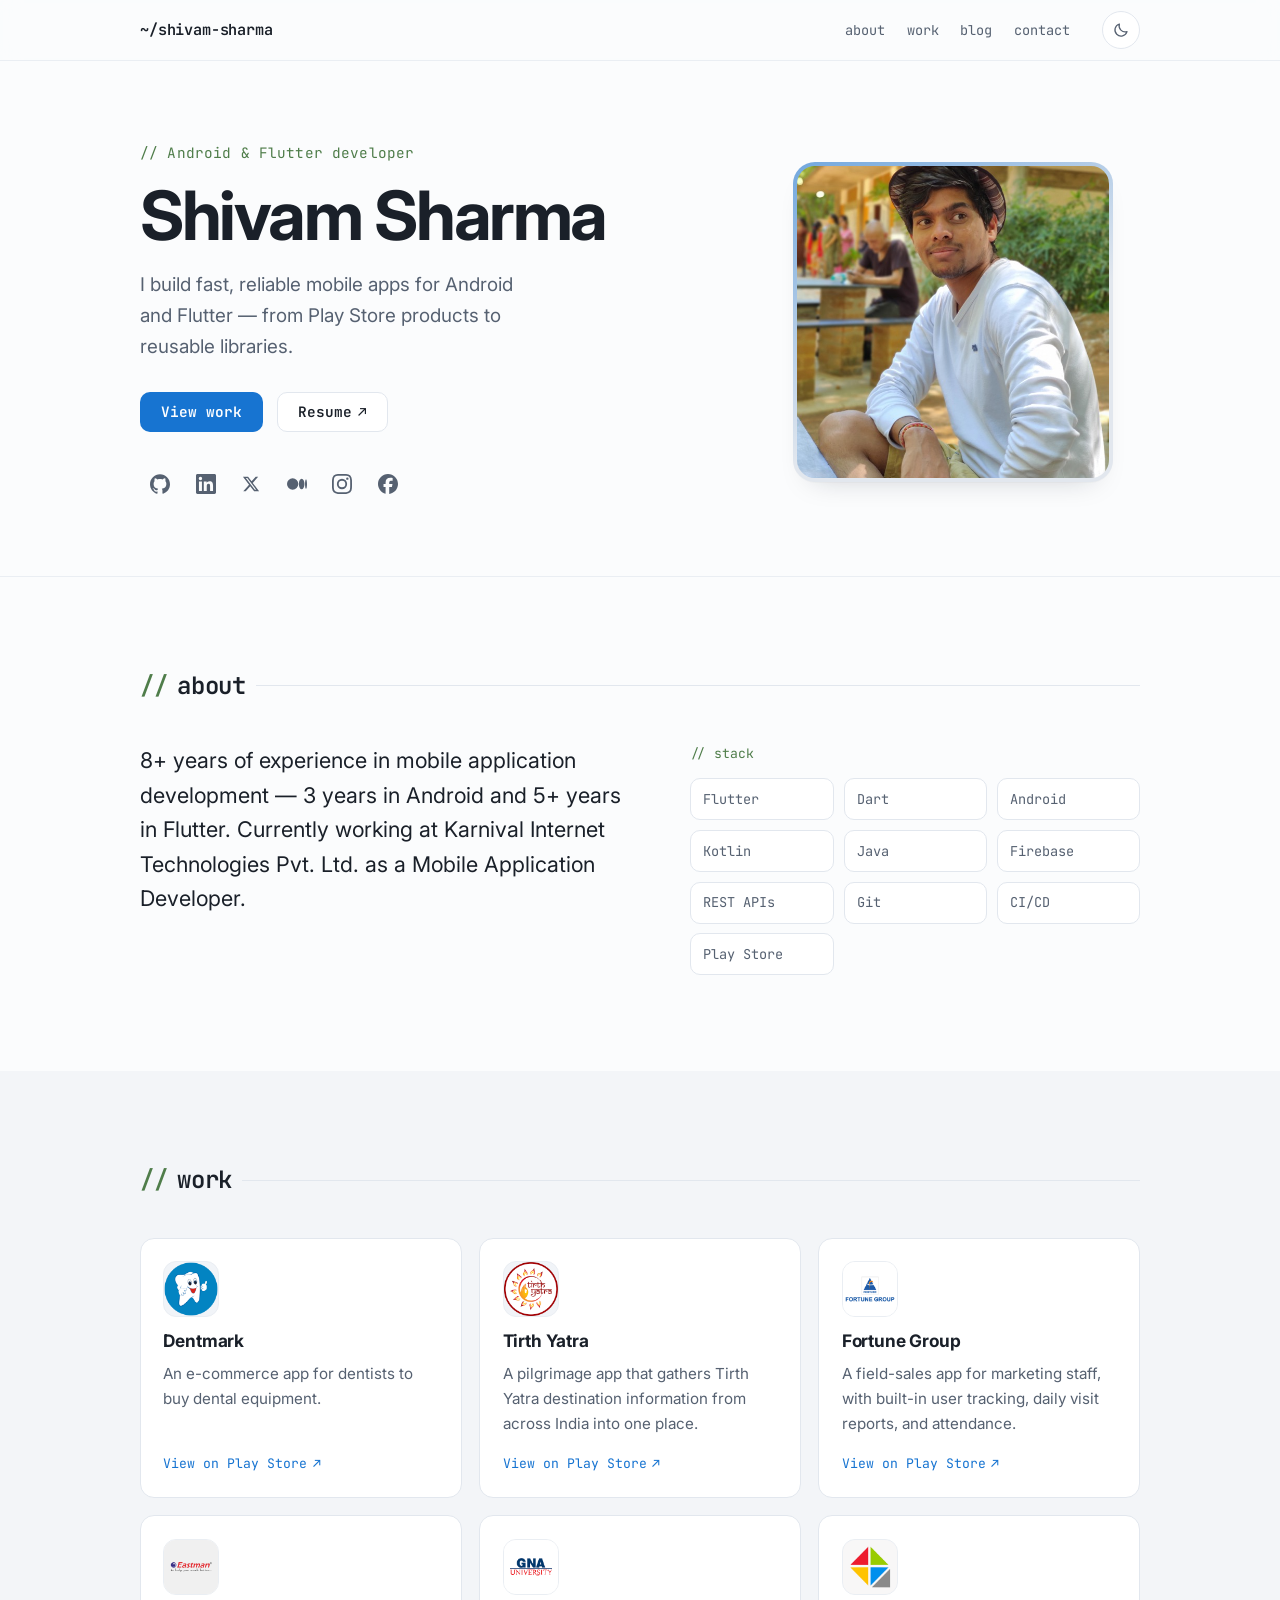
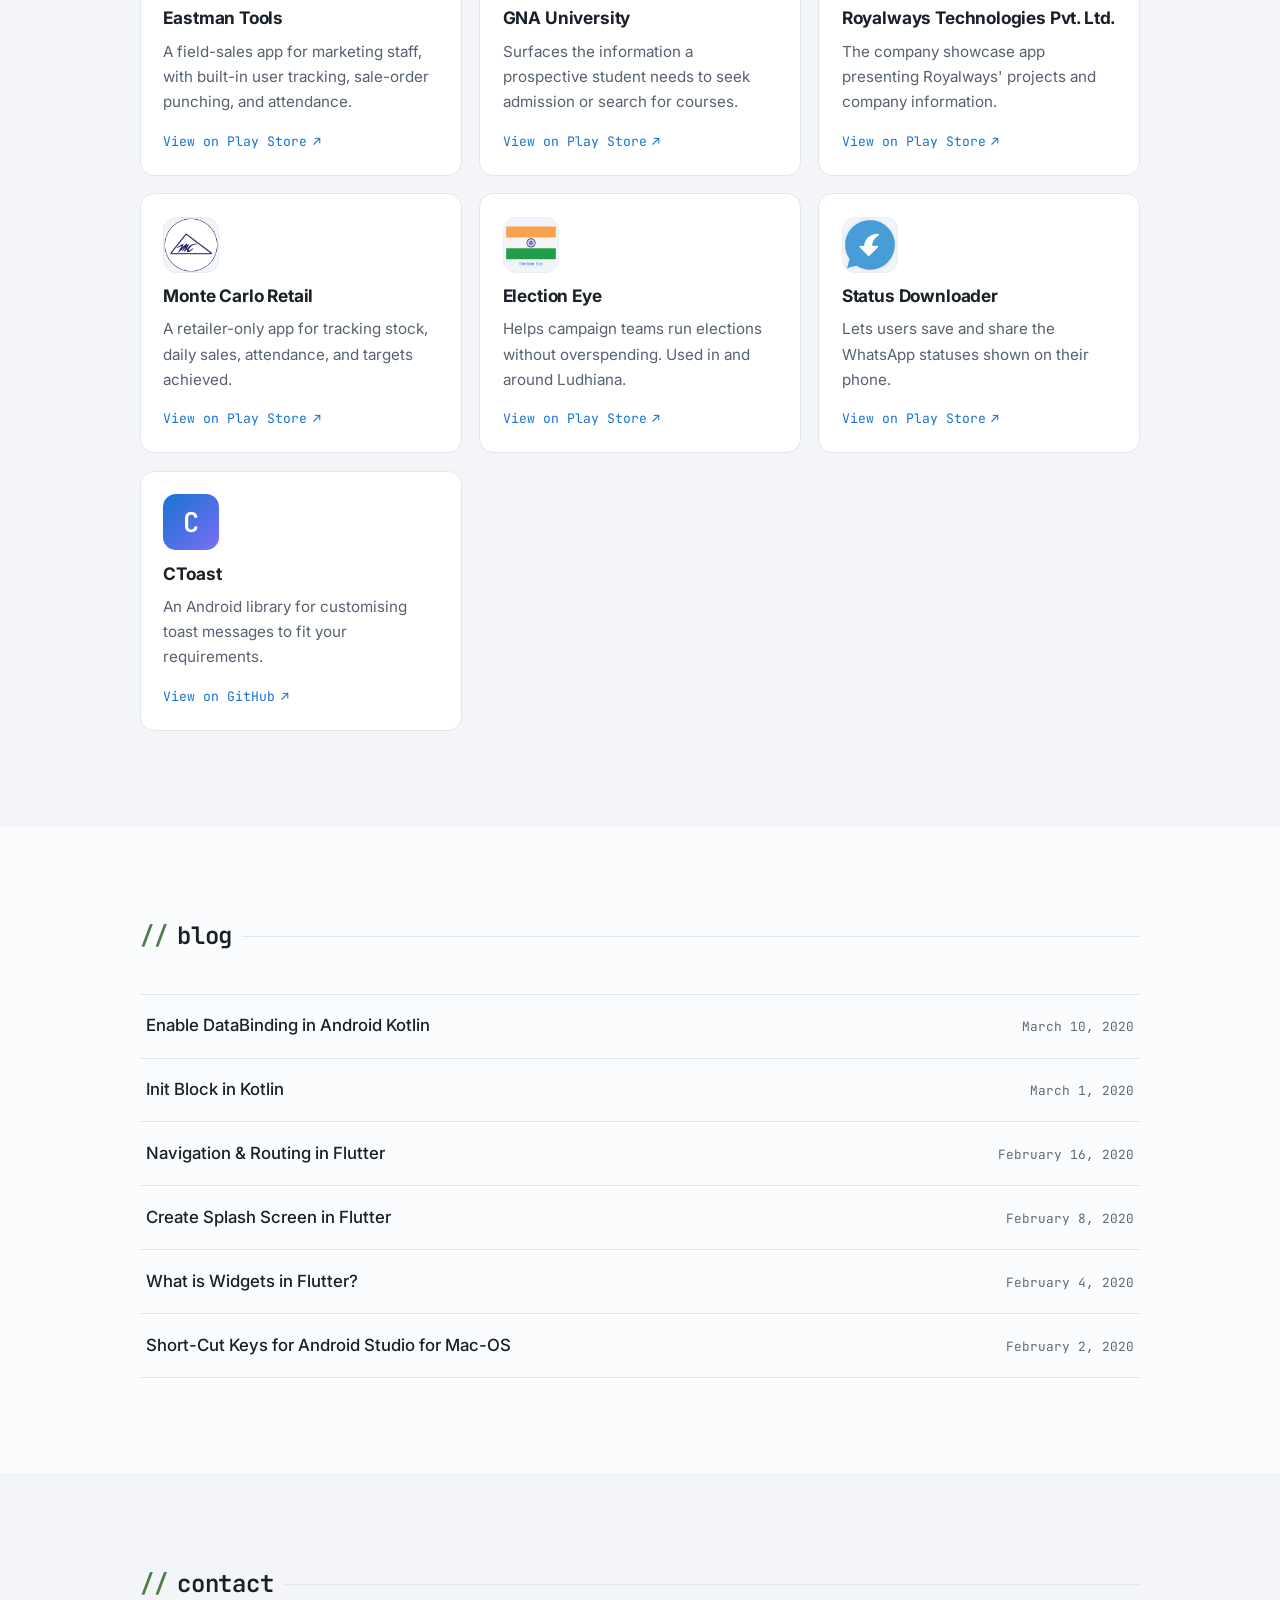
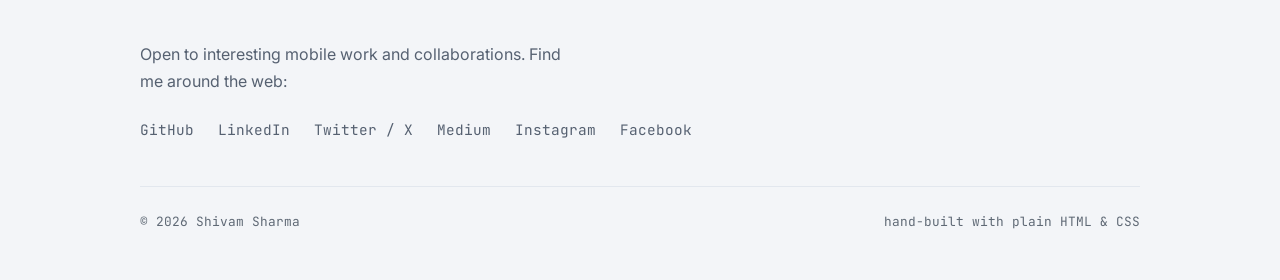
<file: index.html>
<!DOCTYPE html>
<html lang="en">
<head>
  <meta charset="UTF-8" />
  <meta name="viewport" content="width=device-width, initial-scale=1" />

  <title>Shivam Sharma — Android &amp; Flutter Developer</title>
  <meta name="description" content="Shivam Sharma is an Android &amp; Flutter developer with 8+ years building mobile apps. Explore projects, writing, and ways to get in touch." />
  <link rel="canonical" href="https://shivamsharma.dev/" />
  <meta name="google-site-verification" content="MMOX-iyz2lDUu45Blb4ICnRbIq8Uq2aHwMs-Ljeg_sM" />
  <meta name="theme-color" content="#0b0e13" media="(prefers-color-scheme: dark)" />
  <meta name="theme-color" content="#fbfcfd" media="(prefers-color-scheme: light)" />
  <link rel="icon" type="image/png" href="favicon.png" />
  <link rel="manifest" href="manifest.json" />

  <!-- Open Graph -->
  <meta property="og:type" content="website" />
  <meta property="og:title" content="Shivam Sharma — Android &amp; Flutter Developer" />
  <meta property="og:description" content="Android &amp; Flutter developer with 8+ years building mobile apps. Projects, writing, and contact." />
  <meta property="og:url" content="https://shivamsharma.dev/" />
  <meta property="og:image" content="https://shivamsharma.dev/assets/img/profile.jpg" />
  <meta property="og:image:alt" content="Portrait of Shivam Sharma" />

  <!-- Twitter -->
  <meta name="twitter:card" content="summary" />
  <meta name="twitter:title" content="Shivam Sharma — Android &amp; Flutter Developer" />
  <meta name="twitter:description" content="Android &amp; Flutter developer with 8+ years building mobile apps. Projects, writing, and contact." />
  <meta name="twitter:image" content="https://shivamsharma.dev/assets/img/profile.jpg" />

  <!-- Fonts -->
  <link rel="preconnect" href="https://fonts.googleapis.com" />
  <link rel="preconnect" href="https://fonts.gstatic.com" crossorigin />
  <link href="https://fonts.googleapis.com/css2?family=Inter:wght@400;500;700&family=JetBrains+Mono:wght@400;600&display=swap" rel="stylesheet" />

  <link rel="stylesheet" href="styles.css" />

  <!-- Structured data -->
  <script type="application/ld+json">
  {
    "@context": "https://schema.org",
    "@type": "Person",
    "name": "Shivam Sharma",
    "url": "https://shivamsharma.dev/",
    "image": "https://shivamsharma.dev/assets/img/profile.jpg",
    "jobTitle": "Android & Flutter Developer",
    "sameAs": [
      "https://github.com/shivams1110",
      "https://www.linkedin.com/in/shivamsharma11/",
      "https://twitter.com/shivams_me",
      "https://theshivamsharma.medium.com/",
      "https://www.instagram.com/official.shivam/",
      "https://www.facebook.com/shivams1110"
    ]
  }
  </script>

  <!-- Set theme + progressive-enhancement flag before paint to avoid a flash -->
  <script>
    (function () {
      var root = document.documentElement;
      try {
        var saved = localStorage.getItem("theme");
        var theme = saved || (window.matchMedia("(prefers-color-scheme: light)").matches ? "light" : "dark");
        root.setAttribute("data-theme", theme);
      } catch (e) {
        root.setAttribute("data-theme", "dark");
      }
    })();
  </script>

  <!-- Retire the old Flutter PWA service worker for returning visitors -->
  <script>
    if ("serviceWorker" in navigator) {
      navigator.serviceWorker.getRegistrations().then(function (regs) {
        regs.forEach(function (reg) { reg.unregister(); });
      }).catch(function () {});
      if (window.caches && caches.keys) {
        caches.keys().then(function (keys) {
          keys.forEach(function (key) { caches.delete(key); });
        }).catch(function () {});
      }
    }
  </script>
</head>
<body>
  <a class="skip-link" href="#main">Skip to content</a>

  <header class="nav" role="banner">
    <div class="nav__inner container">
      <a class="wordmark" href="#top" aria-label="Shivam Sharma — home">~/shivam-sharma</a>
      <nav class="nav__links" aria-label="Section navigation">
        <a href="#about">about</a>
        <a href="#work">work</a>
        <a href="#blog">blog</a>
        <a href="#contact">contact</a>
      </nav>
      <button class="theme-toggle" type="button" aria-label="Toggle color theme">
        <svg class="theme-toggle__icon theme-toggle__icon--sun" viewBox="0 0 24 24" width="18" height="18" aria-hidden="true" focusable="false">
          <circle cx="12" cy="12" r="4.2" fill="none" stroke="currentColor" stroke-width="1.7" />
          <g stroke="currentColor" stroke-width="1.7" stroke-linecap="round">
            <line x1="12" y1="2.5" x2="12" y2="5" />
            <line x1="12" y1="19" x2="12" y2="21.5" />
            <line x1="2.5" y1="12" x2="5" y2="12" />
            <line x1="19" y1="12" x2="21.5" y2="12" />
            <line x1="5.2" y1="5.2" x2="6.9" y2="6.9" />
            <line x1="17.1" y1="17.1" x2="18.8" y2="18.8" />
            <line x1="5.2" y1="18.8" x2="6.9" y2="17.1" />
            <line x1="17.1" y1="6.9" x2="18.8" y2="5.2" />
          </g>
        </svg>
        <svg class="theme-toggle__icon theme-toggle__icon--moon" viewBox="0 0 24 24" width="18" height="18" aria-hidden="true" focusable="false">
          <path d="M20 14.2A8.2 8.2 0 0 1 9.8 4a8.2 8.2 0 1 0 10.2 10.2z" fill="none" stroke="currentColor" stroke-width="1.7" stroke-linejoin="round" />
        </svg>
      </button>
    </div>
  </header>

  <main id="main">
    <header class="hero" id="top">
      <div class="hero__inner container">
        <div class="hero__text">
          <p class="hero__eyebrow">// Android &amp; Flutter developer</p>
          <h1 class="hero__name">Shivam Sharma</h1>
          <p class="hero__tagline">I build fast, reliable mobile apps for Android and Flutter — from Play Store products to reusable libraries.</p>
          <div class="hero__actions">
            <a class="btn btn--primary" href="#work">View work</a>
            <a class="btn btn--ghost" href="https://drive.google.com/file/d/1tiOC9bgEGX8TKTTpTkTt63_Yw4y2o0ys/view?usp=sharing" target="_blank" rel="noopener">Resume <span aria-hidden="true">↗</span></a>
          </div>
          <ul class="social-row" aria-label="Social profiles">
            <li>
              <a href="https://github.com/shivams1110" target="_blank" rel="noopener" aria-label="GitHub">
                <svg viewBox="0 0 24 24" width="20" height="20" aria-hidden="true" focusable="false"><path fill="currentColor" d="M12 .297c-6.63 0-12 5.373-12 12 0 5.303 3.438 9.8 8.205 11.385.6.113.82-.258.82-.577 0-.285-.01-1.04-.015-2.04-3.338.724-4.042-1.61-4.042-1.61C4.422 18.07 3.633 17.7 3.633 17.7c-1.087-.744.084-.729.084-.729 1.205.084 1.838 1.236 1.838 1.236 1.07 1.835 2.809 1.305 3.495.998.108-.776.417-1.305.76-1.605-2.665-.3-5.466-1.332-5.466-5.93 0-1.31.465-2.38 1.235-3.22-.135-.303-.54-1.523.105-3.176 0 0 1.005-.322 3.3 1.23.96-.267 1.98-.399 3-.405 1.02.006 2.04.138 3 .405 2.28-1.552 3.285-1.23 3.285-1.23.645 1.653.24 2.873.12 3.176.765.84 1.23 1.91 1.23 3.22 0 4.61-2.805 5.625-5.475 5.92.42.36.81 1.096.81 2.22 0 1.606-.015 2.896-.015 3.286 0 .315.21.69.825.57C20.565 22.092 24 17.592 24 12.297c0-6.627-5.373-12-12-12" /></svg>
              </a>
            </li>
            <li>
              <a href="https://www.linkedin.com/in/shivamsharma11/" target="_blank" rel="noopener" aria-label="LinkedIn">
                <svg viewBox="0 0 24 24" width="20" height="20" aria-hidden="true" focusable="false"><path fill="currentColor" d="M20.447 20.452h-3.554v-5.569c0-1.328-.027-3.037-1.852-3.037-1.853 0-2.136 1.445-2.136 2.939v5.667H9.351V9h3.414v1.561h.046c.477-.9 1.637-1.85 3.37-1.85 3.601 0 4.267 2.37 4.267 5.455v6.286zM5.337 7.433a2.062 2.062 0 0 1-2.063-2.065 2.064 2.064 0 1 1 2.063 2.065zm1.782 13.019H3.555V9h3.564v11.452zM22.225 0H1.771C.792 0 0 .774 0 1.729v20.542C0 23.227.792 24 1.771 24h20.451C23.2 24 24 23.227 24 22.271V1.729C24 .774 23.2 0 22.222 0h.003z" /></svg>
              </a>
            </li>
            <li>
              <a href="https://twitter.com/shivams_me" target="_blank" rel="noopener" aria-label="X (Twitter)">
                <svg viewBox="0 0 24 24" width="18" height="18" aria-hidden="true" focusable="false"><path fill="currentColor" d="M18.244 2.25h3.308l-7.227 8.26 8.502 11.24H16.17l-5.214-6.817L4.99 21.75H1.68l7.73-8.835L1.254 2.25H8.08l4.713 6.231zm-1.161 17.52h1.833L7.084 4.126H5.117z" /></svg>
              </a>
            </li>
            <li>
              <a href="https://theshivamsharma.medium.com/" target="_blank" rel="noopener" aria-label="Medium">
                <svg viewBox="0 0 24 24" width="20" height="20" aria-hidden="true" focusable="false"><path fill="currentColor" d="M13.54 12a6.8 6.8 0 0 1-6.77 6.82A6.8 6.8 0 0 1 0 12a6.8 6.8 0 0 1 6.77-6.82A6.8 6.8 0 0 1 13.54 12zm7.42 0c0 3.54-1.51 6.42-3.38 6.42-1.87 0-3.39-2.88-3.39-6.42s1.52-6.42 3.39-6.42 3.38 2.88 3.38 6.42M24 12c0 3.17-.53 5.75-1.19 5.75-.66 0-1.19-2.58-1.19-5.75s.53-5.75 1.19-5.75C23.47 6.25 24 8.83 24 12z" /></svg>
              </a>
            </li>
            <li>
              <a href="https://www.instagram.com/official.shivam/" target="_blank" rel="noopener" aria-label="Instagram">
                <svg viewBox="0 0 24 24" width="20" height="20" aria-hidden="true" focusable="false"><path fill="currentColor" d="M12 2.163c3.204 0 3.584.012 4.85.07 3.252.148 4.771 1.691 4.919 4.919.058 1.265.069 1.645.069 4.849 0 3.205-.012 3.584-.069 4.849-.149 3.225-1.664 4.771-4.919 4.919-1.266.058-1.644.07-4.85.07-3.204 0-3.584-.012-4.849-.07-3.26-.149-4.771-1.699-4.919-4.92-.058-1.265-.07-1.644-.07-4.849 0-3.204.013-3.583.07-4.849.149-3.227 1.664-4.771 4.919-4.919 1.266-.057 1.645-.069 4.849-.069zM12 0C8.741 0 8.333.014 7.053.072 2.695.272.273 2.69.073 7.052.014 8.333 0 8.741 0 12c0 3.259.014 3.668.072 4.948.2 4.358 2.618 6.78 6.98 6.98C8.333 23.986 8.741 24 12 24c3.259 0 3.668-.014 4.948-.072 4.354-.2 6.782-2.618 6.979-6.98.059-1.28.073-1.689.073-4.948 0-3.259-.014-3.667-.072-4.947-.196-4.354-2.617-6.78-6.979-6.98C15.668.014 15.259 0 12 0zm0 5.838a6.162 6.162 0 1 0 0 12.324 6.162 6.162 0 0 0 0-12.324zM12 16a4 4 0 1 1 0-8 4 4 0 0 1 0 8zm6.406-11.845a1.44 1.44 0 1 0 0 2.881 1.44 1.44 0 0 0 0-2.881z" /></svg>
              </a>
            </li>
            <li>
              <a href="https://www.facebook.com/shivams1110" target="_blank" rel="noopener" aria-label="Facebook">
                <svg viewBox="0 0 24 24" width="20" height="20" aria-hidden="true" focusable="false"><path fill="currentColor" d="M9.101 23.691v-7.98H6.627v-3.667h2.474v-1.58c0-4.085 1.848-5.978 5.858-5.978.401 0 .955.042 1.468.103a8.68 8.68 0 0 1 1.141.195v3.325a8.623 8.623 0 0 0-.653-.036 26.805 26.805 0 0 0-.733-.009c-.707 0-1.259.096-1.675.309a1.686 1.686 0 0 0-.679.622c-.258.42-.374.995-.374 1.752v1.297h3.919l-.386 2.103-.287 1.564h-3.246v8.245C19.396 23.238 24 18.179 24 12.044c0-6.627-5.373-12-12-12s-12 5.373-12 12c0 5.628 3.874 10.35 9.101 11.647z" /></svg>
              </a>
            </li>
          </ul>
        </div>
        <div class="hero__portrait">
          <img src="assets/img/profile.jpg" width="440" height="440" alt="Portrait of Shivam Sharma" />
        </div>
      </div>
    </header>

    <section class="section" id="about">
      <div class="container">
        <h2 class="section__heading"><span class="comment">//</span> about</h2>
        <div class="about">
          <p class="about__bio">8+ years of experience in mobile application development — 3 years in Android and 5+ years in Flutter. Currently working at Karnival Internet Technologies Pvt. Ltd. as a Mobile Application Developer.</p>
          <div class="about__skills">
            <p class="skills__label">// stack</p>
            <ul class="skills">
              <li>Flutter</li>
              <li>Dart</li>
              <li>Android</li>
              <li>Kotlin</li>
              <li>Java</li>
              <li>Firebase</li>
              <li>REST APIs</li>
              <li>Git</li>
              <li>CI/CD</li>
              <li>Play Store</li>
            </ul>
          </div>
        </div>
      </div>
    </section>

    <section class="section" id="work">
      <div class="container">
        <h2 class="section__heading"><span class="comment">//</span> work</h2>
        <ul class="projects">
          <li class="card reveal">
            <div class="card__icon"><img src="assets/img/projects/dentmark.webp" width="56" height="56" alt="" loading="lazy" /></div>
            <h3 class="card__title">Dentmark</h3>
            <p class="card__desc">An e-commerce app for dentists to buy dental equipment.</p>
            <a class="card__link" href="https://play.google.com/store/apps/details?id=com.royalways.dentmark" target="_blank" rel="noopener">View on Play Store <span aria-hidden="true">↗</span></a>
          </li>
          <li class="card reveal">
            <div class="card__icon"><img src="assets/img/projects/tirth-yatra.webp" width="56" height="56" alt="" loading="lazy" /></div>
            <h3 class="card__title">Tirth Yatra</h3>
            <p class="card__desc">A pilgrimage app that gathers Tirth Yatra destination information from across India into one place.</p>
            <a class="card__link" href="https://play.google.com/store/apps/details?id=com.royalways.tirathyatra" target="_blank" rel="noopener">View on Play Store <span aria-hidden="true">↗</span></a>
          </li>
          <li class="card reveal">
            <div class="card__icon"><img src="assets/img/projects/fortune-group.webp" width="56" height="56" alt="" loading="lazy" /></div>
            <h3 class="card__title">Fortune Group</h3>
            <p class="card__desc">A field-sales app for marketing staff, with built-in user tracking, daily visit reports, and attendance.</p>
            <a class="card__link" href="https://play.google.com/store/apps/details?id=com.royalways.fortunegroup" target="_blank" rel="noopener">View on Play Store <span aria-hidden="true">↗</span></a>
          </li>
          <li class="card reveal">
            <div class="card__icon"><img src="assets/img/projects/eastman-tools.webp" width="56" height="56" alt="" loading="lazy" /></div>
            <h3 class="card__title">Eastman Tools</h3>
            <p class="card__desc">A field-sales app for marketing staff, with built-in user tracking, sale-order punching, and attendance.</p>
            <a class="card__link" href="https://play.google.com/store/apps/details?id=com.royalways.eastmantools" target="_blank" rel="noopener">View on Play Store <span aria-hidden="true">↗</span></a>
          </li>
          <li class="card reveal">
            <div class="card__icon"><img src="assets/img/projects/gna-university.webp" width="56" height="56" alt="" loading="lazy" /></div>
            <h3 class="card__title">GNA University</h3>
            <p class="card__desc">Surfaces the information a prospective student needs to seek admission or search for courses.</p>
            <a class="card__link" href="https://play.google.com/store/apps/details?id=com.royalways.gnauniversity" target="_blank" rel="noopener">View on Play Store <span aria-hidden="true">↗</span></a>
          </li>
          <li class="card reveal">
            <div class="card__icon"><img src="assets/img/projects/royalways.webp" width="56" height="56" alt="" loading="lazy" /></div>
            <h3 class="card__title">Royalways Technologies Pvt. Ltd.</h3>
            <p class="card__desc">The company showcase app presenting Royalways' projects and company information.</p>
            <a class="card__link" href="https://play.google.com/store/apps/details?id=com.royalways.royalways" target="_blank" rel="noopener">View on Play Store <span aria-hidden="true">↗</span></a>
          </li>
          <li class="card reveal">
            <div class="card__icon"><img src="assets/img/projects/monte-carlo.webp" width="56" height="56" alt="" loading="lazy" /></div>
            <h3 class="card__title">Monte Carlo Retail</h3>
            <p class="card__desc">A retailer-only app for tracking stock, daily sales, attendance, and targets achieved.</p>
            <a class="card__link" href="https://play.google.com/store/apps/details?id=com.royalways.montecarloretail" target="_blank" rel="noopener">View on Play Store <span aria-hidden="true">↗</span></a>
          </li>
          <li class="card reveal">
            <div class="card__icon"><img src="assets/img/projects/election-eye.webp" width="56" height="56" alt="" loading="lazy" /></div>
            <h3 class="card__title">Election Eye</h3>
            <p class="card__desc">Helps campaign teams run elections without overspending. Used in and around Ludhiana.</p>
            <a class="card__link" href="https://play.google.com/store/apps/details?id=election.royalways.com" target="_blank" rel="noopener">View on Play Store <span aria-hidden="true">↗</span></a>
          </li>
          <li class="card reveal">
            <div class="card__icon"><img src="assets/img/projects/status-downloader.webp" width="56" height="56" alt="" loading="lazy" /></div>
            <h3 class="card__title">Status Downloader</h3>
            <p class="card__desc">Lets users save and share the WhatsApp statuses shown on their phone.</p>
            <a class="card__link" href="https://play.google.com/store/apps/details?id=com.developertechie.statusdownloader" target="_blank" rel="noopener">View on Play Store <span aria-hidden="true">↗</span></a>
          </li>
          <li class="card reveal">
            <div class="card__icon card__icon--mono" aria-hidden="true"><span>C</span></div>
            <h3 class="card__title">CToast</h3>
            <p class="card__desc">An Android library for customising toast messages to fit your requirements.</p>
            <a class="card__link" href="https://github.com/shivams1011/CToast" target="_blank" rel="noopener">View on GitHub <span aria-hidden="true">↗</span></a>
          </li>
        </ul>
      </div>
    </section>

    <section class="section" id="blog">
      <div class="container">
        <h2 class="section__heading"><span class="comment">//</span> blog</h2>
        <ul class="posts">
          <li class="post reveal">
            <a class="post__link" href="http://web.archive.org/web/20200716034235/http://developertechie.com:80/2020/03/enable-databinding-in-android-kotlin/" target="_blank" rel="noopener">
              <span class="post__title">Enable DataBinding in Android Kotlin</span>
              <time class="post__date" datetime="2020-03-10">March 10, 2020</time>
            </a>
          </li>
          <li class="post reveal">
            <a class="post__link" href="http://web.archive.org/web/20200615202041/http://developertechie.com:80/2020/03/init-block-in-kotlin/" target="_blank" rel="noopener">
              <span class="post__title">Init Block in Kotlin</span>
              <time class="post__date" datetime="2020-03-01">March 1, 2020</time>
            </a>
          </li>
          <li class="post reveal">
            <a class="post__link" href="https://theshivamsharma.medium.com/navigation-routing-in-flutter-b2beb783cdf4" target="_blank" rel="noopener">
              <span class="post__title">Navigation &amp; Routing in Flutter</span>
              <time class="post__date" datetime="2020-02-16">February 16, 2020</time>
            </a>
          </li>
          <li class="post reveal">
            <a class="post__link" href="https://theshivamsharma.medium.com/create-splash-screen-in-flutter-b637f707dc17" target="_blank" rel="noopener">
              <span class="post__title">Create Splash Screen in Flutter</span>
              <time class="post__date" datetime="2020-02-08">February 8, 2020</time>
            </a>
          </li>
          <li class="post reveal">
            <a class="post__link" href="https://theshivamsharma.medium.com/what-is-widgets-in-flutter-d03721303c1d" target="_blank" rel="noopener">
              <span class="post__title">What is Widgets in Flutter?</span>
              <time class="post__date" datetime="2020-02-04">February 4, 2020</time>
            </a>
          </li>
          <li class="post reveal">
            <a class="post__link" href="https://theshivamsharma.medium.com/shortcut-keys-for-android-studio-macos-253fbd9d9940" target="_blank" rel="noopener">
              <span class="post__title">Short-Cut Keys for Android Studio for Mac-OS</span>
              <time class="post__date" datetime="2020-02-02">February 2, 2020</time>
            </a>
          </li>
        </ul>
      </div>
    </section>
  </main>

  <footer class="footer" id="contact">
    <div class="container">
      <h2 class="section__heading"><span class="comment">//</span> contact</h2>
      <p class="footer__lead">Open to interesting mobile work and collaborations. Find me around the web:</p>
      <ul class="footer__links">
        <li><a href="https://github.com/shivams1110" target="_blank" rel="noopener">GitHub</a></li>
        <li><a href="https://www.linkedin.com/in/shivamsharma11/" target="_blank" rel="noopener">LinkedIn</a></li>
        <li><a href="https://twitter.com/shivams_me" target="_blank" rel="noopener">Twitter / X</a></li>
        <li><a href="https://theshivamsharma.medium.com/" target="_blank" rel="noopener">Medium</a></li>
        <li><a href="https://www.instagram.com/official.shivam/" target="_blank" rel="noopener">Instagram</a></li>
        <li><a href="https://www.facebook.com/shivams1110" target="_blank" rel="noopener">Facebook</a></li>
      </ul>
      <div class="footer__meta">
        <span>© <span id="year">2026</span> Shivam Sharma</span>
        <span class="footer__built">hand-built with plain HTML &amp; CSS</span>
      </div>
    </div>
  </footer>

  <script src="main.js" defer></script>
</body>
</html>
</file>
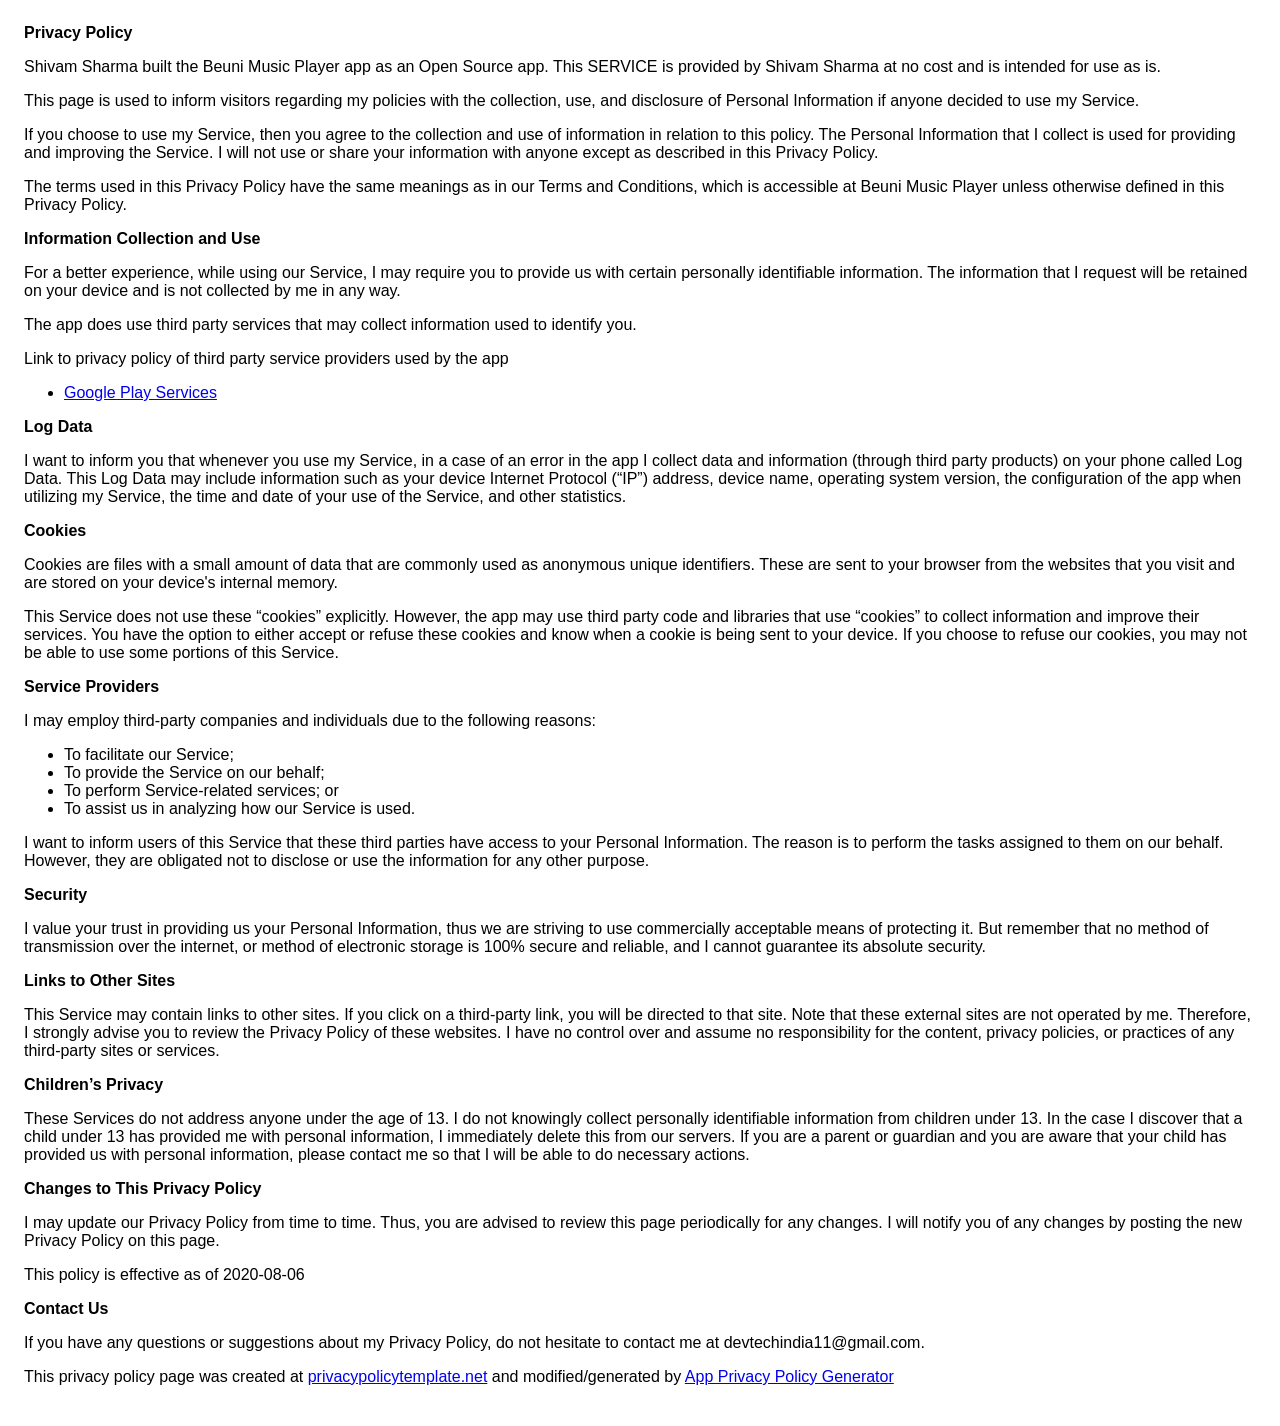
<file: beuni_musicplaye_privacy_policy.html>
<!DOCTYPE html>
    <html>
    <head>
      <meta charset='utf-8'>
      <meta name='viewport' content='width=device-width'>
      <title>Privacy Policy</title>
      <style> body { font-family: 'Helvetica Neue', Helvetica, Arial, sans-serif; padding:1em; } </style>
    </head>
    <body>
    <strong>Privacy Policy</strong> <p>
                  Shivam Sharma built the Beuni Music Player app as
                  an Open Source app. This SERVICE is provided by
                  Shivam Sharma at no cost and is intended for use as
                  is.
                </p> <p>
                  This page is used to inform visitors regarding my
                  policies with the collection, use, and disclosure of Personal
                  Information if anyone decided to use my Service.
                </p> <p>
                  If you choose to use my Service, then you agree to
                  the collection and use of information in relation to this
                  policy. The Personal Information that I collect is
                  used for providing and improving the Service. I will not use or share your information with
                  anyone except as described in this Privacy Policy.
                </p> <p>
                  The terms used in this Privacy Policy have the same meanings
                  as in our Terms and Conditions, which is accessible at
                  Beuni Music Player unless otherwise defined in this Privacy Policy.
                </p> <p><strong>Information Collection and Use</strong></p> <p>
                  For a better experience, while using our Service, I
                  may require you to provide us with certain personally
                  identifiable information. The information that
                  I request will be retained on your device and is not collected by me in any way.
                </p> <div><p>
                    The app does use third party services that may collect
                    information used to identify you.
                  </p> <p>
                    Link to privacy policy of third party service providers used
                    by the app
                  </p> <ul><li><a href="https://www.google.com/policies/privacy/" target="_blank" rel="noopener noreferrer">Google Play Services</a></li><!----><!----><!----><!----><!----><!----><!----><!----><!----><!----><!----><!----><!----><!----><!----><!----><!----><!----><!----><!----><!----></ul></div> <p><strong>Log Data</strong></p> <p>
                  I want to inform you that whenever you
                  use my Service, in a case of an error in the app
                  I collect data and information (through third party
                  products) on your phone called Log Data. This Log Data may
                  include information such as your device Internet Protocol
                  (“IP”) address, device name, operating system version, the
                  configuration of the app when utilizing my Service,
                  the time and date of your use of the Service, and other
                  statistics.
                </p> <p><strong>Cookies</strong></p> <p>
                  Cookies are files with a small amount of data that are
                  commonly used as anonymous unique identifiers. These are sent
                  to your browser from the websites that you visit and are
                  stored on your device's internal memory.
                </p> <p>
                  This Service does not use these “cookies” explicitly. However,
                  the app may use third party code and libraries that use
                  “cookies” to collect information and improve their services.
                  You have the option to either accept or refuse these cookies
                  and know when a cookie is being sent to your device. If you
                  choose to refuse our cookies, you may not be able to use some
                  portions of this Service.
                </p> <p><strong>Service Providers</strong></p> <p>
                  I may employ third-party companies and
                  individuals due to the following reasons:
                </p> <ul><li>To facilitate our Service;</li> <li>To provide the Service on our behalf;</li> <li>To perform Service-related services; or</li> <li>To assist us in analyzing how our Service is used.</li></ul> <p>
                  I want to inform users of this Service
                  that these third parties have access to your Personal
                  Information. The reason is to perform the tasks assigned to
                  them on our behalf. However, they are obligated not to
                  disclose or use the information for any other purpose.
                </p> <p><strong>Security</strong></p> <p>
                  I value your trust in providing us your
                  Personal Information, thus we are striving to use commercially
                  acceptable means of protecting it. But remember that no method
                  of transmission over the internet, or method of electronic
                  storage is 100% secure and reliable, and I cannot
                  guarantee its absolute security.
                </p> <p><strong>Links to Other Sites</strong></p> <p>
                  This Service may contain links to other sites. If you click on
                  a third-party link, you will be directed to that site. Note
                  that these external sites are not operated by me.
                  Therefore, I strongly advise you to review the
                  Privacy Policy of these websites. I have
                  no control over and assume no responsibility for the content,
                  privacy policies, or practices of any third-party sites or
                  services.
                </p> <p><strong>Children’s Privacy</strong></p> <p>
                  These Services do not address anyone under the age of 13.
                  I do not knowingly collect personally
                  identifiable information from children under 13. In the case
                  I discover that a child under 13 has provided
                  me with personal information, I immediately
                  delete this from our servers. If you are a parent or guardian
                  and you are aware that your child has provided us with
                  personal information, please contact me so that
                  I will be able to do necessary actions.
                </p> <p><strong>Changes to This Privacy Policy</strong></p> <p>
                  I may update our Privacy Policy from
                  time to time. Thus, you are advised to review this page
                  periodically for any changes. I will
                  notify you of any changes by posting the new Privacy Policy on
                  this page.
                </p> <p>This policy is effective as of 2020-08-06</p> <p><strong>Contact Us</strong></p> <p>
                  If you have any questions or suggestions about my
                  Privacy Policy, do not hesitate to contact me at devtechindia11@gmail.com.
                </p> <p>
                  This privacy policy page was created at
                  <a href="https://privacypolicytemplate.net" target="_blank" rel="noopener noreferrer">privacypolicytemplate.net</a>
                  and modified/generated by
                  <a href="https://app-privacy-policy-generator.firebaseapp.com/" target="_blank" rel="noopener noreferrer">App Privacy Policy Generator</a></p>
    </body>
    </html>
</file>
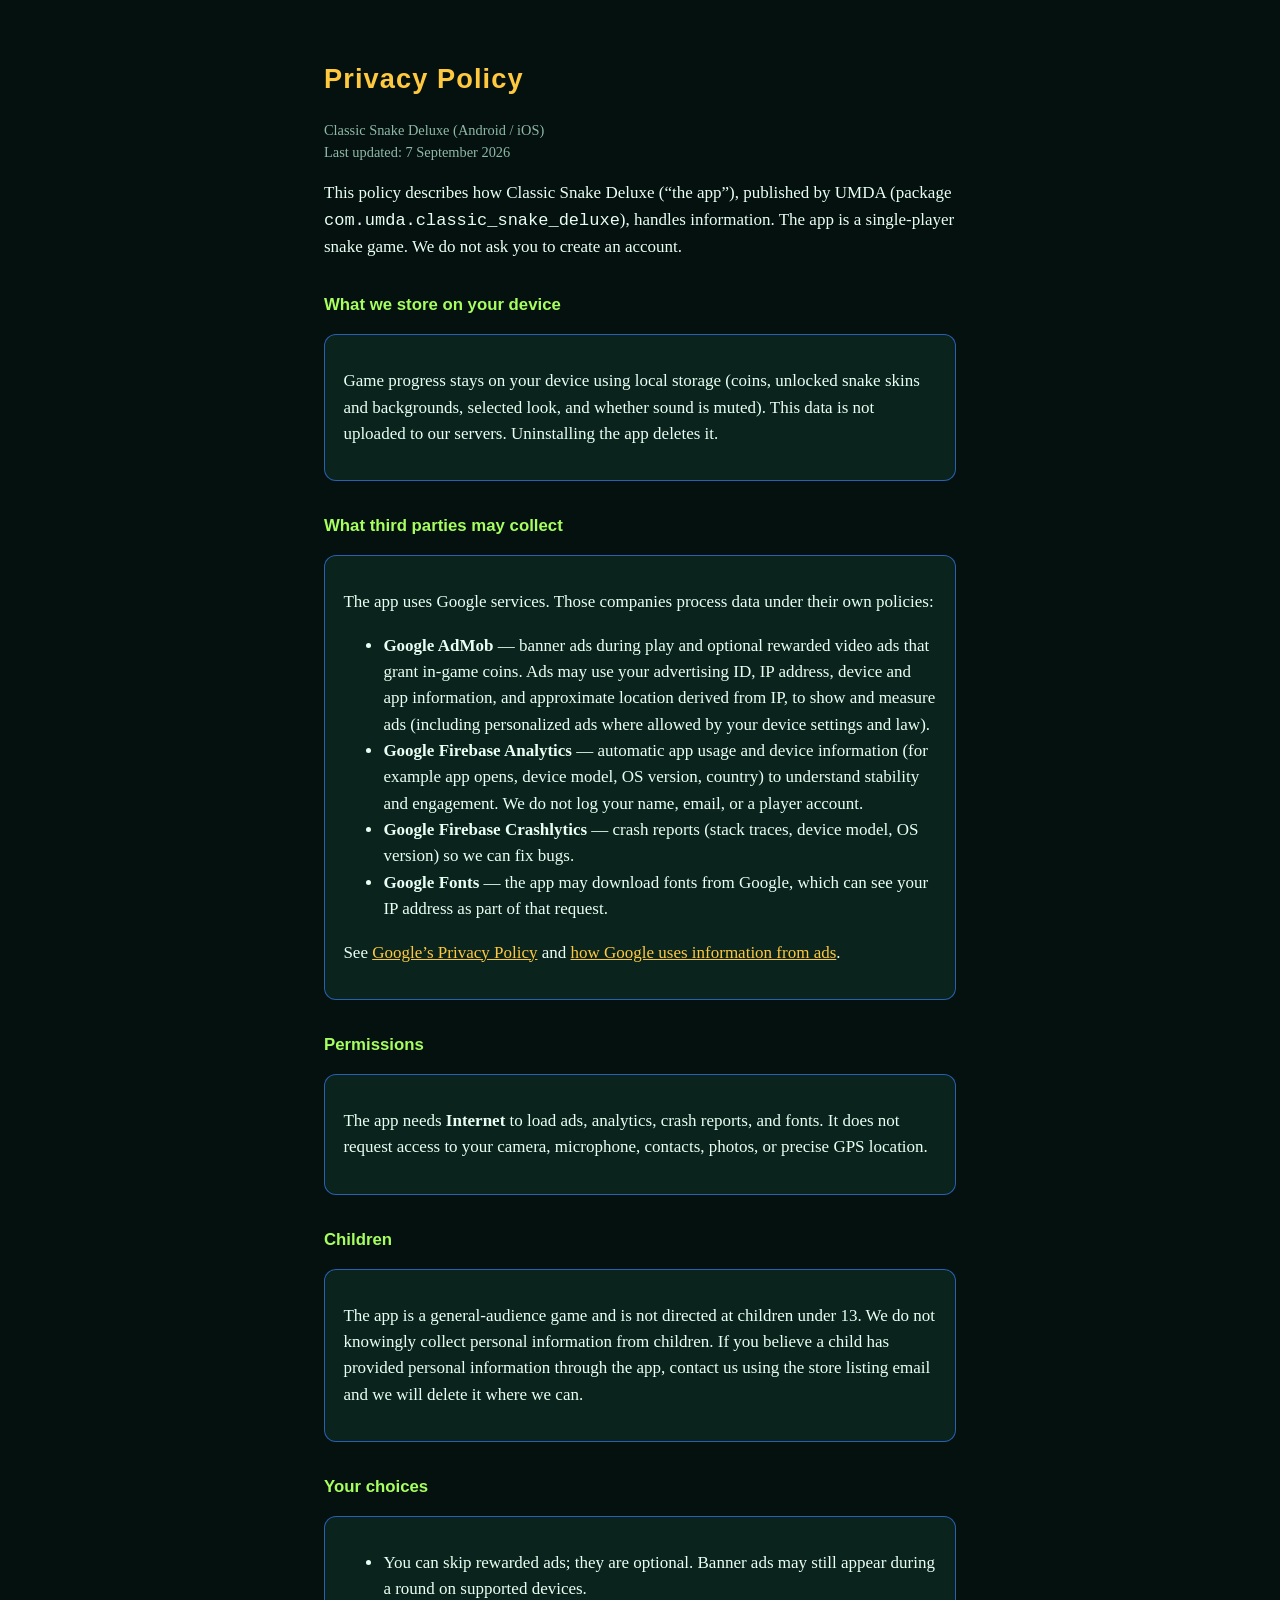
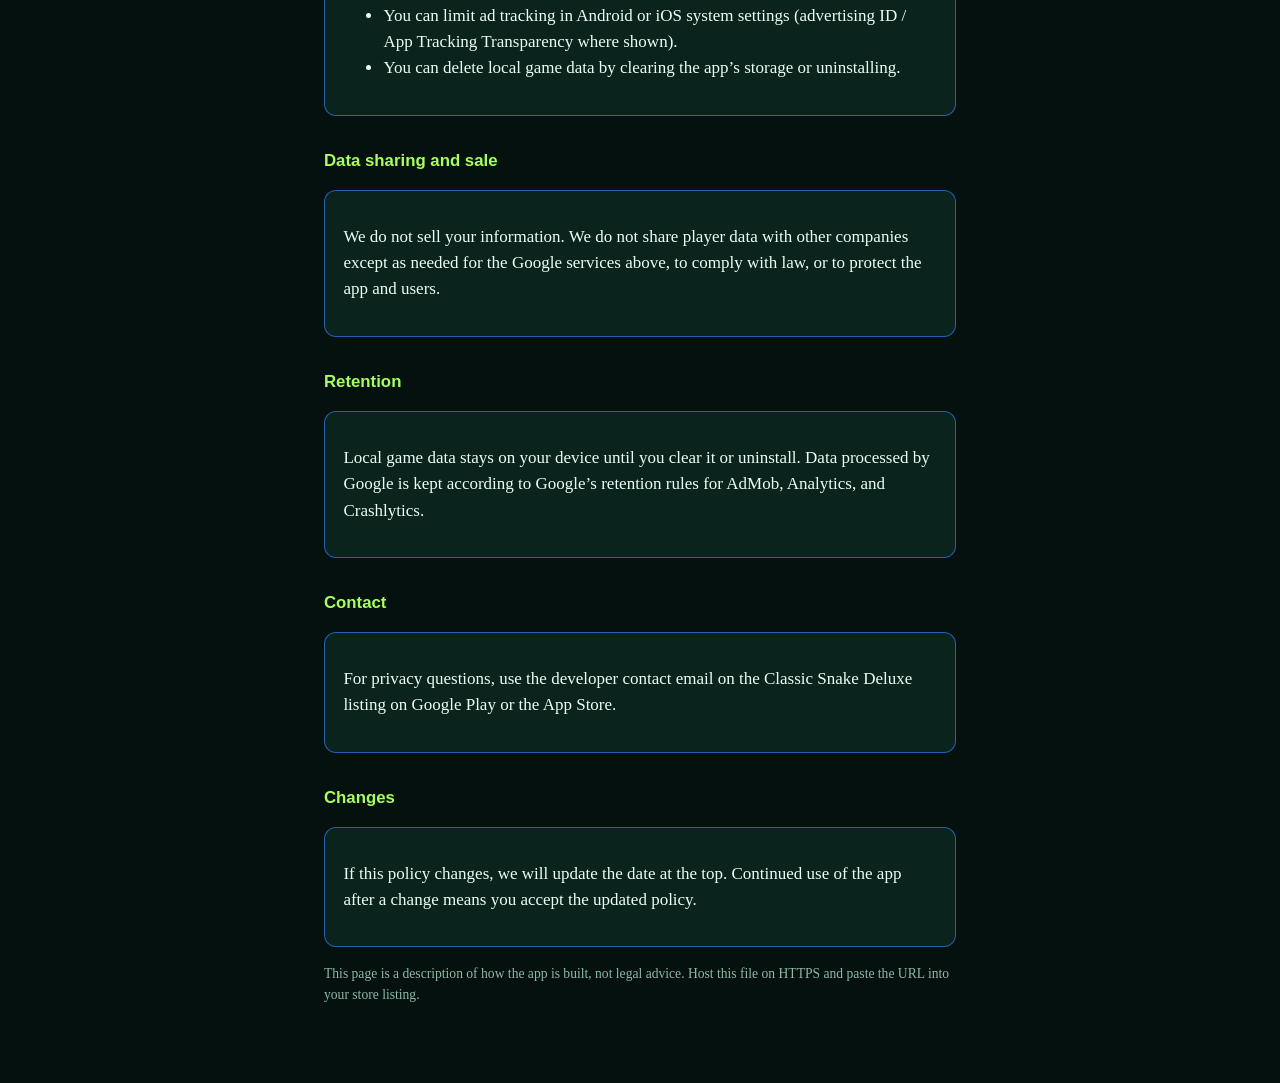
<file: snake-privacy-policy.html>
<!DOCTYPE html>
<html lang="en">
<head>
  <meta charset="utf-8">
  <meta name="viewport" content="width=device-width, initial-scale=1">
  <title>Privacy Policy — Classic Snake Deluxe</title>
  <style>
    :root { --bg:#04110E; --ink:#EAFFF4; --dim:#8FB8A8; --gold:#FFC93F; --lime:#A7FF5F; --panel:#0A231D; --line:#387EFFAA; }
    * { box-sizing: border-box; }
    body { margin: 0; background: var(--bg); color: var(--ink); font: 17px/1.55 Georgia, "Times New Roman", serif; }
    main { max-width: 42rem; margin: 0 auto; padding: 2.5rem 1.25rem 4rem; }
    h1 { font-family: "Trebuchet MS", sans-serif; font-weight: 800; letter-spacing: .04em; color: var(--gold); font-size: 1.7rem; }
    h2 { font-family: "Trebuchet MS", sans-serif; color: var(--lime); font-size: 1.05rem; margin-top: 2rem; }
    p, li { color: var(--ink); }
    .meta { color: var(--dim); font-size: .9rem; }
    a { color: var(--gold); }
    section { background: var(--panel); border: 1px solid var(--line); border-radius: 12px; padding: 1rem 1.15rem; margin: 1rem 0; }
    .note { color: var(--dim); font-size: .85rem; }
  </style>
</head>
<body>
<main>
  <h1>Privacy Policy</h1>
  <p class="meta">Classic Snake Deluxe (Android / iOS)<br>Last updated: 7 September 2026</p>
  <p>This policy describes how Classic Snake Deluxe (“the app”), published by UMDA (package <code>com.umda.classic_snake_deluxe</code>), handles information. The app is a single-player snake game. We do not ask you to create an account.</p>

  <h2>What we store on your device</h2>
  <section>
    <p>Game progress stays on your device using local storage (coins, unlocked snake skins and backgrounds, selected look, and whether sound is muted). This data is not uploaded to our servers. Uninstalling the app deletes it.</p>
  </section>

  <h2>What third parties may collect</h2>
  <section>
    <p>The app uses Google services. Those companies process data under their own policies:</p>
    <ul>
      <li><strong>Google AdMob</strong> — banner ads during play and optional rewarded video ads that grant in-game coins. Ads may use your advertising ID, IP address, device and app information, and approximate location derived from IP, to show and measure ads (including personalized ads where allowed by your device settings and law).</li>
      <li><strong>Google Firebase Analytics</strong> — automatic app usage and device information (for example app opens, device model, OS version, country) to understand stability and engagement. We do not log your name, email, or a player account.</li>
      <li><strong>Google Firebase Crashlytics</strong> — crash reports (stack traces, device model, OS version) so we can fix bugs.</li>
      <li><strong>Google Fonts</strong> — the app may download fonts from Google, which can see your IP address as part of that request.</li>
    </ul>
    <p>See <a href="https://policies.google.com/privacy">Google’s Privacy Policy</a> and <a href="https://policies.google.com/technologies/ads">how Google uses information from ads</a>.</p>
  </section>

  <h2>Permissions</h2>
  <section>
    <p>The app needs <strong>Internet</strong> to load ads, analytics, crash reports, and fonts. It does not request access to your camera, microphone, contacts, photos, or precise GPS location.</p>
  </section>

  <h2>Children</h2>
  <section>
    <p>The app is a general-audience game and is not directed at children under 13. We do not knowingly collect personal information from children. If you believe a child has provided personal information through the app, contact us using the store listing email and we will delete it where we can.</p>
  </section>

  <h2>Your choices</h2>
  <section>
    <ul>
      <li>You can skip rewarded ads; they are optional. Banner ads may still appear during a round on supported devices.</li>
      <li>You can limit ad tracking in Android or iOS system settings (advertising ID / App Tracking Transparency where shown).</li>
      <li>You can delete local game data by clearing the app’s storage or uninstalling.</li>
    </ul>
  </section>

  <h2>Data sharing and sale</h2>
  <section>
    <p>We do not sell your information. We do not share player data with other companies except as needed for the Google services above, to comply with law, or to protect the app and users.</p>
  </section>

  <h2>Retention</h2>
  <section>
    <p>Local game data stays on your device until you clear it or uninstall. Data processed by Google is kept according to Google’s retention rules for AdMob, Analytics, and Crashlytics.</p>
  </section>

  <h2>Contact</h2>
  <section>
    <p>For privacy questions, use the developer contact email on the Classic Snake Deluxe listing on Google Play or the App Store.</p>
  </section>

  <h2>Changes</h2>
  <section>
    <p>If this policy changes, we will update the date at the top. Continued use of the app after a change means you accept the updated policy.</p>
  </section>

  <p class="note">This page is a description of how the app is built, not legal advice. Host this file on HTTPS and paste the URL into your store listing.</p>
</main>
</body>
</html>
</file>
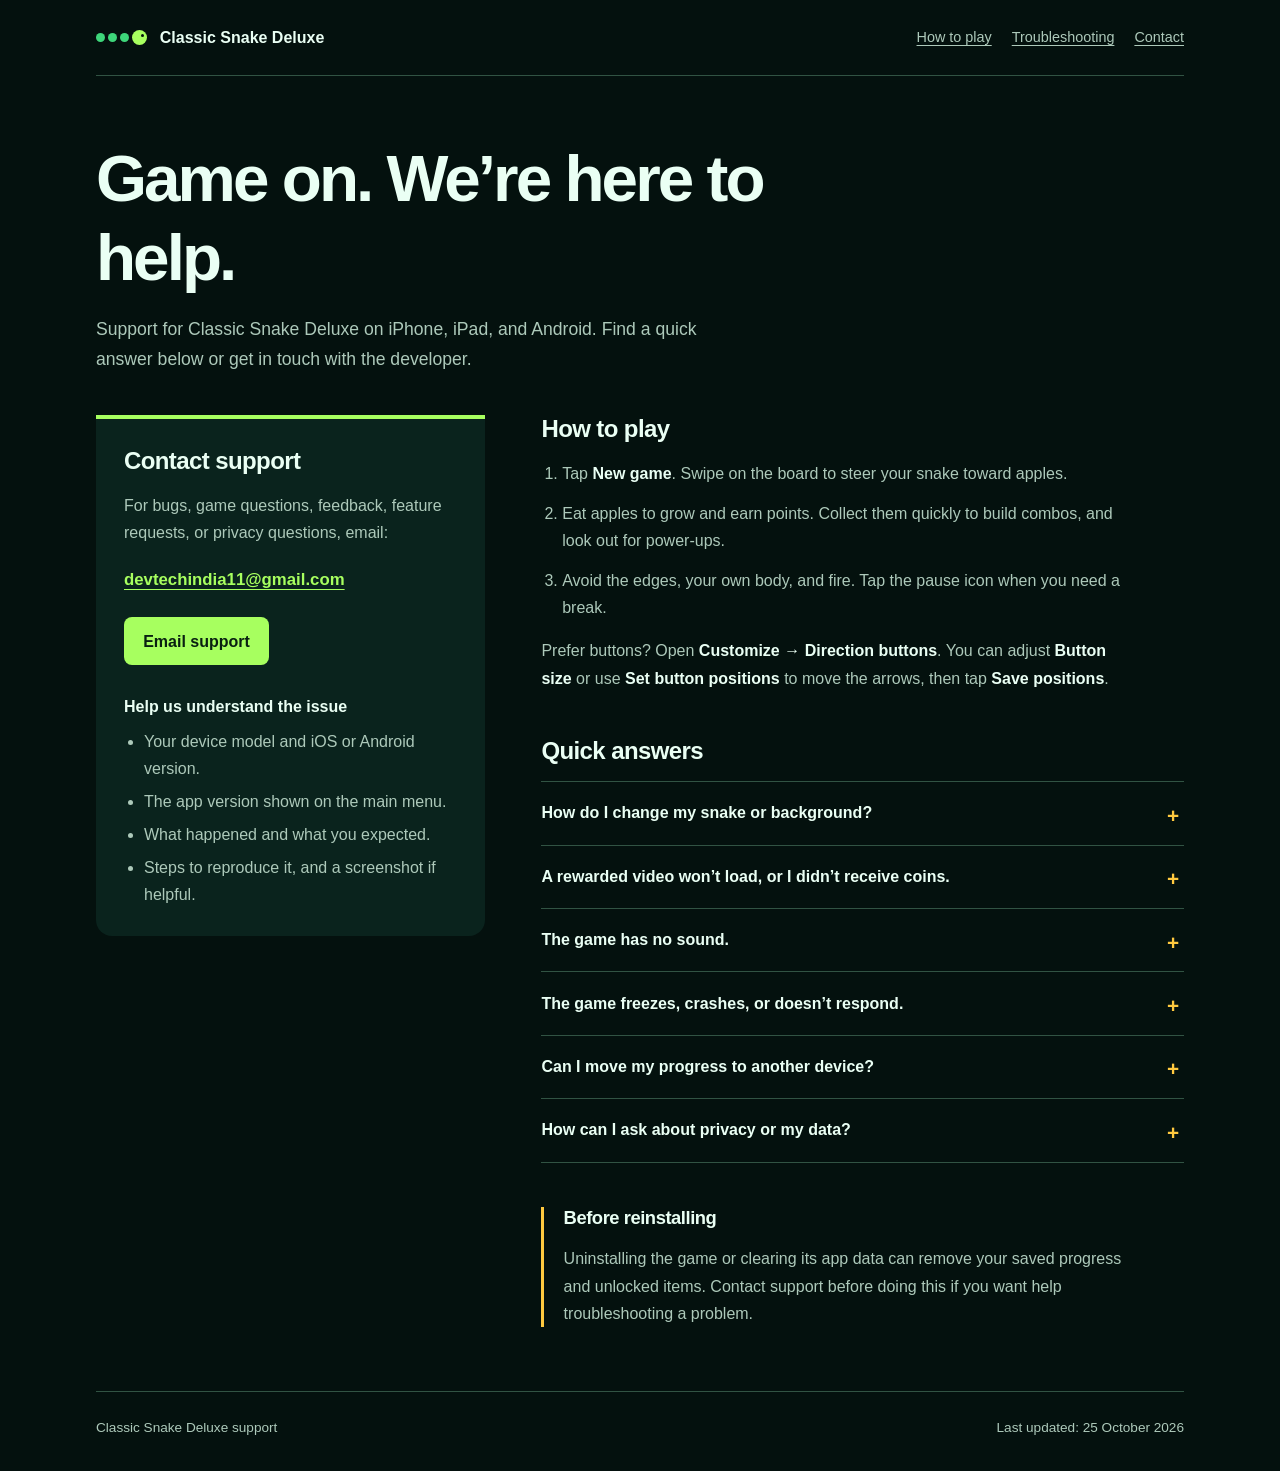
<file: snake-support.html>
<!doctype html>
<html lang="en">
  <head>
    <meta charset="utf-8">
    <meta name="viewport" content="width=device-width, initial-scale=1">
    <meta name="description" content="Get help with Classic Snake Deluxe on iPhone, iPad, and Android. Find game instructions, troubleshooting, and developer contact information.">
    <meta name="theme-color" content="#04110e">
    <title>Classic Snake Deluxe — Support</title>
    <style>
      :root {
        color-scheme: dark;
        --background: #04110e;
        --surface: #0a231d;
        --text: #eafff4;
        --muted: #adc9ba;
        --lime: #a7ff5f;
        --gold: #ffc93f;
        --line: #315343;
      }
      * { box-sizing: border-box; }
      html { scroll-padding-top: 1.5rem; }
      body {
        margin: 0;
        background: var(--background);
        color: var(--text);
        font: 1rem/1.7 "Trebuchet MS", Arial, sans-serif;
      }
      a { color: var(--lime); text-underline-offset: .22em; }
      a:hover { color: var(--gold); }
      a:focus-visible, summary:focus-visible {
        outline: 3px solid var(--gold);
        outline-offset: 6px;
        border-radius: 3px;
      }
      .skip-link {
        position: absolute;
        left: 1rem;
        top: -6rem;
        z-index: 5;
        padding: .6rem 1rem;
        background: var(--lime);
        color: var(--background);
      }
      .skip-link:focus { top: 1rem; }
      .wrap { width: min(100% - 3rem, 68rem); margin-inline: auto; }
      header {
        display: flex;
        align-items: center;
        justify-content: space-between;
        flex-wrap: wrap;
        gap: 1rem;
        padding-block: 1.5rem;
        border-bottom: 1px solid var(--line);
      }
      .brand { display: flex; align-items: center; gap: .8rem; font-weight: 700; }
      .snake { position: relative; display: flex; gap: 3px; align-items: center; }
      .snake i { width: 9px; height: 9px; background: #3ed67a; border-radius: 50%; }
      .snake i:last-child { width: 15px; height: 15px; background: var(--lime); }
      .snake::after {
        content: "";
        position: absolute;
        width: 3px;
        height: 3px;
        border-radius: 50%;
        background: var(--background);
        right: 3px;
        top: 4px;
      }
      nav { display: flex; flex-wrap: wrap; gap: 1.25rem; font-size: .9rem; }
      nav a { color: var(--muted); }
      .intro { padding-block: 4rem 2.5rem; max-width: 47rem; }
      h1, h2, h3 { line-height: 1.2; margin-top: 0; }
      h1 {
        font-size: clamp(2.3rem, 6vw, 4.1rem);
        letter-spacing: -.045em;
        margin-bottom: 1.1rem;
      }
      .intro p { color: var(--muted); max-width: 39rem; font-size: 1.1rem; margin: 0; }
      .layout { display: grid; grid-template-columns: minmax(0, 1fr) minmax(0, 1.65fr); gap: 3.5rem; align-items: start; }
      .contact { padding: 1.75rem; background: var(--surface); border-top: 4px solid var(--lime); border-radius: 0 0 16px 16px; }
      h2 { font-size: 1.5rem; letter-spacing: -.025em; margin-bottom: 1rem; }
      .contact p { color: var(--muted); margin: 0 0 1.25rem; }
      .contact .email {
        display: block;
        color: var(--lime);
        font-weight: 700;
        font-size: 1.05rem;
        overflow-wrap: anywhere;
        margin-bottom: 1.4rem;
      }
      .button {
        display: inline-flex;
        justify-content: center;
        align-items: center;
        min-height: 48px;
        padding: .65rem 1.2rem;
        border-radius: 8px;
        background: var(--lime);
        color: #092011;
        font-weight: 700;
        text-decoration: none;
      }
      .button:hover { background: var(--gold); color: #092011; }
      .contact h3 { margin: 2rem 0 .75rem; font-size: 1rem; }
      .contact ul { padding-left: 1.25rem; color: var(--muted); margin: 0; }
      .contact li + li { margin-top: .35rem; }
      .guide section + section { margin-top: 2.8rem; }
      .guide p, .guide li { max-width: 65ch; }
      .guide ol { padding-left: 1.3rem; }
      .guide ol li + li { margin-top: .8rem; }
      .guide strong { color: var(--text); }
      .guide p { color: var(--muted); }
      .guide ol { color: var(--muted); }
      details { border-top: 1px solid var(--line); }
      details:last-of-type { border-bottom: 1px solid var(--line); }
      summary {
        position: relative;
        cursor: pointer;
        list-style: none;
        padding: 1.2rem 2rem 1.2rem 0;
        font-weight: 700;
        line-height: 1.5;
      }
      summary::-webkit-details-marker { display: none; }
      summary::after { content: "+"; position: absolute; right: .3rem; top: 1.1rem; color: var(--gold); font-size: 1.3rem; }
      details[open] summary::after { content: "−"; }
      details p { margin: 0 0 1.2rem; }
      .progress-note { margin-top: 2.8rem; padding-left: 1.2rem; border-left: 3px solid var(--gold); }
      .progress-note h2 { font-size: 1.15rem; }
      .progress-note p { margin-bottom: 0; }
      footer { display: flex; justify-content: space-between; flex-wrap: wrap; gap: .5rem; margin-top: 4rem; padding-block: 1.5rem 2rem; border-top: 1px solid var(--line); font-size: .85rem; color: var(--muted); }
      @media (max-width: 760px) {
        .layout { grid-template-columns: minmax(0, 1fr); gap: 2.5rem; }
        .intro { padding-block: 2.8rem 2rem; }
        .contact { padding: 1.4rem; }
        footer { margin-top: 3rem; }
      }
      @media (max-width: 400px) {
        .wrap { width: calc(100% - 2rem); }
        .brand { font-size: .95rem; }
        nav { gap: 1rem; }
      }
      @media print {
        :root { color-scheme: light; --background: white; --surface: white; --text: #111; --muted: #333; --lime: #17582b; --gold: #775800; --line: #aaa; }
        .wrap { width: 100%; }
        .layout { display: block; }
        .contact { margin-bottom: 2rem; }
        nav, .button, .snake { display: none; }
        details > * { display: block; }
        .intro { padding-block: 2rem; }
      }
    </style>
  </head>
  <body>
    <a class="skip-link" href="#main">Skip to support information</a>
    <div class="wrap">
      <header>
        <div class="brand"><span class="snake" aria-hidden="true"><i></i><i></i><i></i><i></i></span>Classic Snake Deluxe</div>
        <nav aria-label="Support sections">
          <a href="#getting-started">How to play</a>
          <a href="#troubleshooting">Troubleshooting</a>
          <a href="#contact">Contact</a>
        </nav>
      </header>
      <main id="main">
        <div class="intro">
          <h1>Game on. We’re here to help.</h1>
          <p>Support for Classic Snake Deluxe on iPhone, iPad, and Android. Find a quick answer below or get in touch with the developer.</p>
        </div>
        <div class="layout">
          <aside class="contact" id="contact" aria-labelledby="contact-heading">
            <h2 id="contact-heading">Contact support</h2>
            <p>For bugs, game questions, feedback, feature requests, or privacy questions, email:</p>
            <a class="email" href="mailto:devtechindia11@gmail.com">devtechindia11@gmail.com</a>
            <a class="button" href="mailto:devtechindia11@gmail.com?subject=Classic%20Snake%20Deluxe%20Support&amp;body=Device%20model%3A%20%0AOS%20version%3A%20%0AApp%20version%3A%20%0A%0AWhat%20happened%3A%20%0A%0ASteps%20to%20reproduce%3A%20">Email support</a>
            <h3>Help us understand the issue</h3>
            <ul>
              <li>Your device model and iOS or Android version.</li>
              <li>The app version shown on the main menu.</li>
              <li>What happened and what you expected.</li>
              <li>Steps to reproduce it, and a screenshot if helpful.</li>
            </ul>
          </aside>
          <div class="guide">
            <section id="getting-started" aria-labelledby="play-heading">
              <h2 id="play-heading">How to play</h2>
              <ol>
                <li>Tap <strong>New game</strong>. Swipe on the board to steer your snake toward apples.</li>
                <li>Eat apples to grow and earn points. Collect them quickly to build combos, and look out for power-ups.</li>
                <li>Avoid the edges, your own body, and fire. Tap the pause icon when you need a break.</li>
              </ol>
              <p>Prefer buttons? Open <strong>Customize → Direction buttons</strong>. You can adjust <strong>Button size</strong> or use <strong>Set button positions</strong> to move the arrows, then tap <strong>Save positions</strong>.</p>
            </section>
            <section id="troubleshooting" aria-labelledby="troubleshooting-heading">
              <h2 id="troubleshooting-heading">Quick answers</h2>
              <details>
                <summary>How do I change my snake or background?</summary>
                <p>Open <strong>Customize</strong>, then choose <strong>Snake skin</strong> or <strong>Background</strong>. Select a style to preview it. If it’s locked, you’ll need enough coins to buy it. Confirm the purchase with your in-game coins, then tap <strong>Apply</strong>.</p>
              </details>
              <details>
                <summary>A rewarded video won’t load, or I didn’t receive coins.</summary>
                <p>Check your internet connection and try again later. An ad may not be available for every request. To receive the reward, watch the video through to completion and close it when prompted. If a completed video didn’t grant its reward, email us with the approximate time and what happened.</p>
              </details>
              <details>
                <summary>The game has no sound.</summary>
                <p>Open <strong>Customize</strong> and turn <strong>Sound</strong> on. Check your device’s volume and whether audio is playing through connected headphones or speakers.</p>
              </details>
              <details>
                <summary>The game freezes, crashes, or doesn’t respond.</summary>
                <p>Close and reopen the app, then check the App Store or Google Play for an available update. If the problem continues, email us with your device model, OS version, app version, and the steps that caused it.</p>
              </details>
              <details>
                <summary>Can I move my progress to another device?</summary>
                <p>Coins, unlocked styles, scores, and settings are saved locally on your device. The game doesn’t currently have player accounts or an in-app cloud-sync or progress-transfer feature.</p>
              </details>
              <details>
                <summary>How can I ask about privacy or my data?</summary>
                <p>Email <a href="mailto:devtechindia11@gmail.com?subject=Classic%20Snake%20Deluxe%20Privacy%20Question">devtechindia11@gmail.com</a> with your question. You don’t need a player account to contact us.</p>
              </details>
            </section>
            <section class="progress-note" aria-labelledby="progress-heading">
              <h2 id="progress-heading">Before reinstalling</h2>
              <p>Uninstalling the game or clearing its app data can remove your saved progress and unlocked items. Contact support before doing this if you want help troubleshooting a problem.</p>
            </section>
          </div>
        </div>
      </main>
      <footer><span>Classic Snake Deluxe support</span><span>Last updated: 25 October 2026</span></footer>
    </div>
  </body>
</html>
</file>
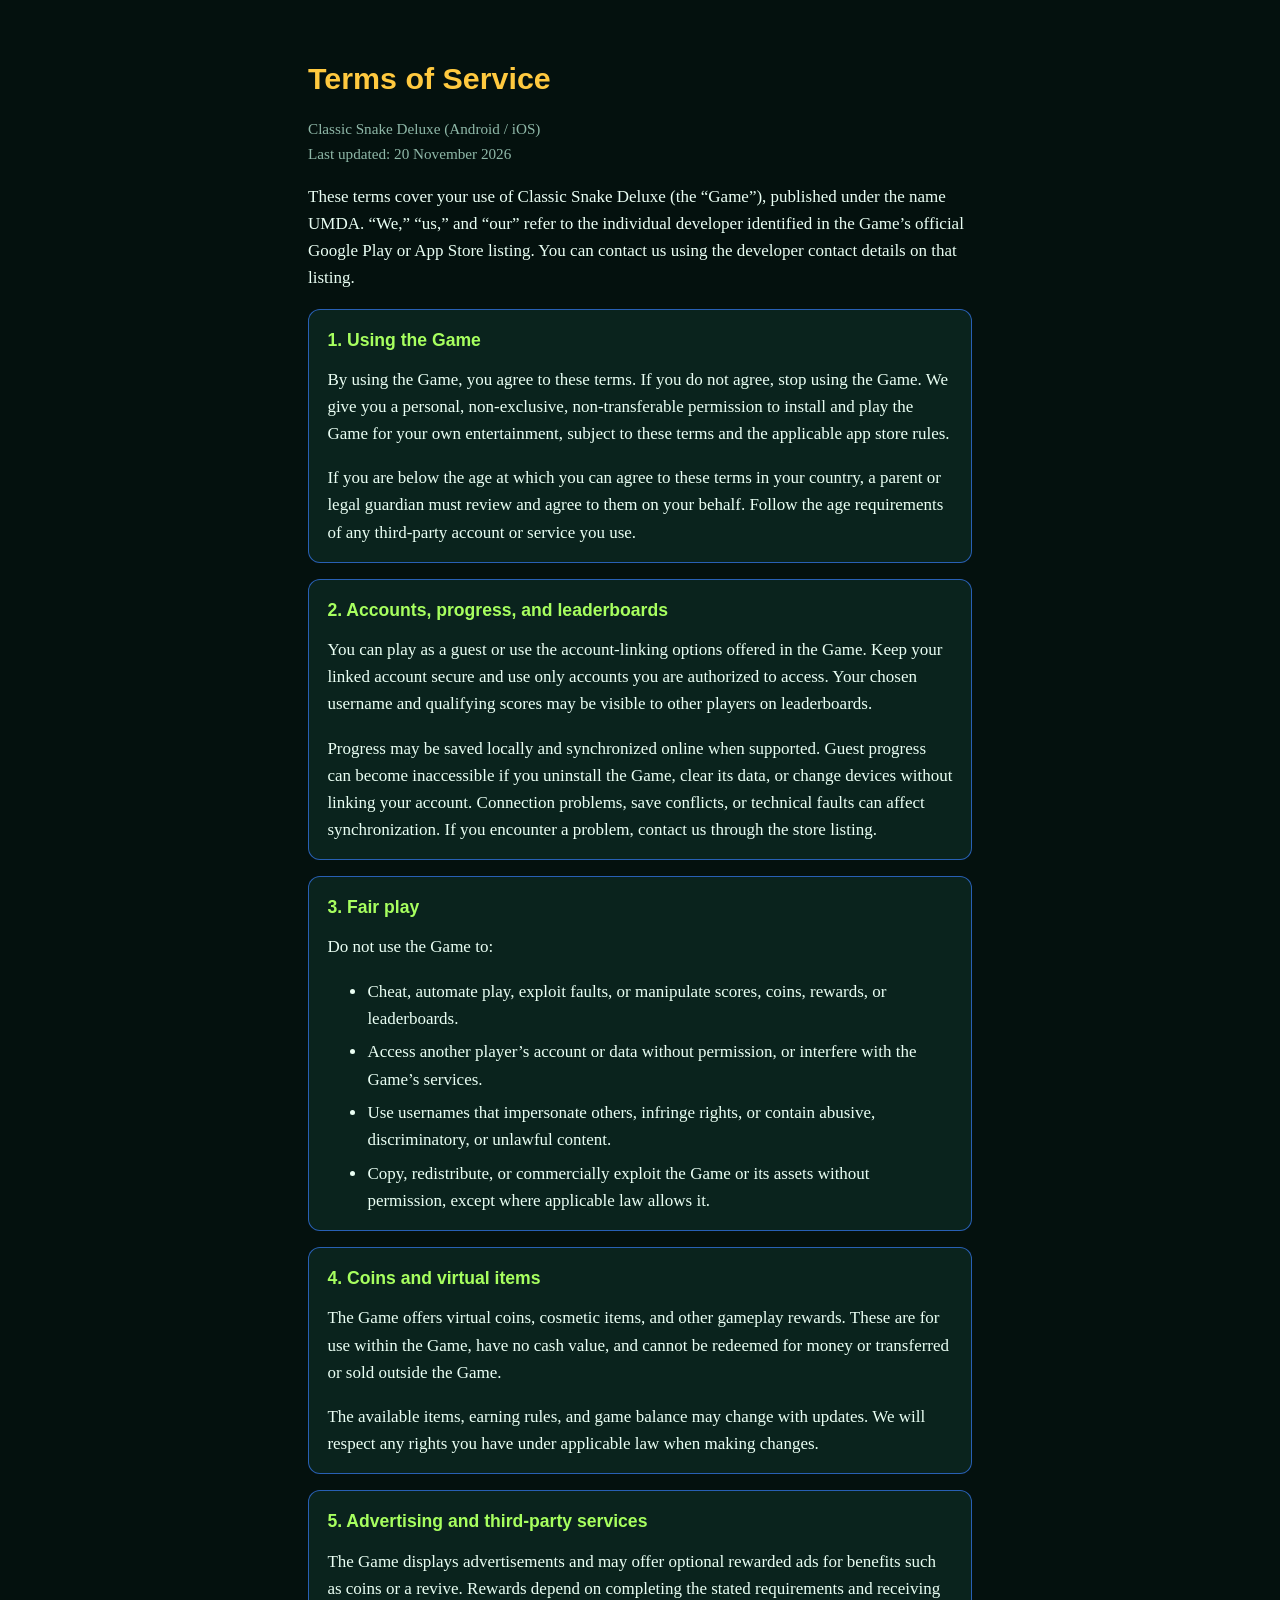
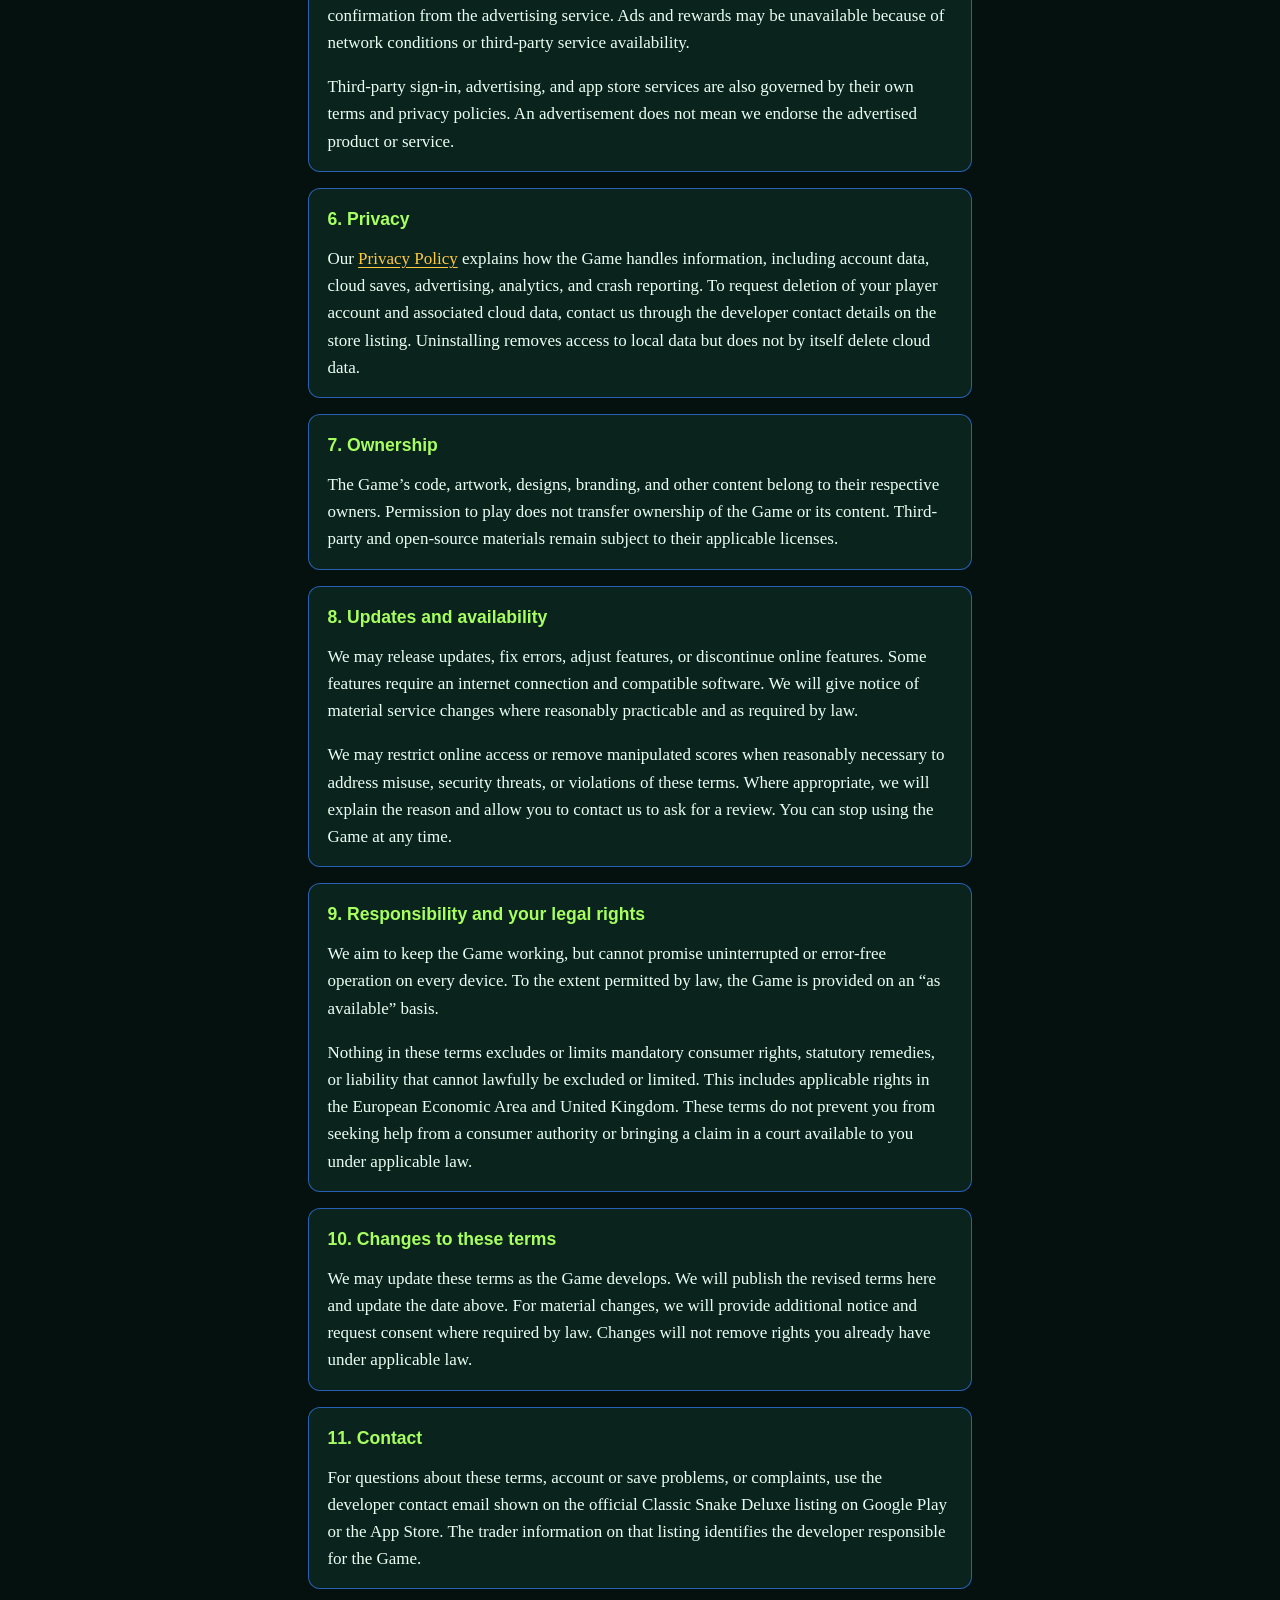
<file: snake-terms-of-service.html>
<!DOCTYPE html>
<html lang="en">
<head>
  <meta charset="utf-8">
  <meta name="viewport" content="width=device-width, initial-scale=1">
  <meta name="description" content="Terms of Service for Classic Snake Deluxe, published under UMDA.">
  <title>Terms of Service — Classic Snake Deluxe</title>
  <style>
    :root { color-scheme: dark; --bg:#04110E; --ink:#EAFFF4; --dim:#8FB8A8; --gold:#FFC93F; --lime:#A7FF5F; --panel:#0A231D; --line:#387EFFAA; }
    * { box-sizing: border-box; }
    body { margin: 0; background: var(--bg); color: var(--ink); font: 17px/1.6 Georgia, "Times New Roman", serif; overflow-wrap: anywhere; }
    main { max-width: 44rem; margin: 0 auto; padding: 2.5rem 1.25rem 4rem; }
    h1, h2 { font-family: "Trebuchet MS", sans-serif; }
    h1 { color: var(--gold); font-size: 1.9rem; line-height: 1.2; }
    h2 { color: var(--lime); font-size: 1.1rem; margin: 0 0 .75rem; }
    .meta { color: var(--dim); font-size: .95rem; }
    a { color: var(--gold); text-underline-offset: .2em; }
    a:focus-visible { outline: 2px solid var(--lime); outline-offset: 4px; }
    section { background: var(--panel); border: 1px solid var(--line); border-radius: 12px; padding: 1rem 1.15rem; margin: 1rem 0; }
    section p:first-of-type { margin-top: 0; }
    section p:last-child, section ul:last-child { margin-bottom: 0; }
    li + li { margin-top: .4rem; }
  </style>
</head>
<body>
<main>
  <h1>Terms of Service</h1>
  <p class="meta">Classic Snake Deluxe (Android / iOS)<br>Last updated: <time datetime="2026-11-20">20 November 2026</time></p>
  <p>These terms cover your use of Classic Snake Deluxe (the “Game”), published under the name UMDA. “We,” “us,” and “our” refer to the individual developer identified in the Game’s official Google Play or App Store listing. You can contact us using the developer contact details on that listing.</p>

  <section aria-labelledby="agreement">
    <h2 id="agreement">1. Using the Game</h2>
    <p>By using the Game, you agree to these terms. If you do not agree, stop using the Game. We give you a personal, non-exclusive, non-transferable permission to install and play the Game for your own entertainment, subject to these terms and the applicable app store rules.</p>
    <p>If you are below the age at which you can agree to these terms in your country, a parent or legal guardian must review and agree to them on your behalf. Follow the age requirements of any third-party account or service you use.</p>
  </section>

  <section aria-labelledby="accounts">
    <h2 id="accounts">2. Accounts, progress, and leaderboards</h2>
    <p>You can play as a guest or use the account-linking options offered in the Game. Keep your linked account secure and use only accounts you are authorized to access. Your chosen username and qualifying scores may be visible to other players on leaderboards.</p>
    <p>Progress may be saved locally and synchronized online when supported. Guest progress can become inaccessible if you uninstall the Game, clear its data, or change devices without linking your account. Connection problems, save conflicts, or technical faults can affect synchronization. If you encounter a problem, contact us through the store listing.</p>
  </section>

  <section aria-labelledby="conduct">
    <h2 id="conduct">3. Fair play</h2>
    <p>Do not use the Game to:</p>
    <ul>
      <li>Cheat, automate play, exploit faults, or manipulate scores, coins, rewards, or leaderboards.</li>
      <li>Access another player’s account or data without permission, or interfere with the Game’s services.</li>
      <li>Use usernames that impersonate others, infringe rights, or contain abusive, discriminatory, or unlawful content.</li>
      <li>Copy, redistribute, or commercially exploit the Game or its assets without permission, except where applicable law allows it.</li>
    </ul>
  </section>

  <section aria-labelledby="rewards">
    <h2 id="rewards">4. Coins and virtual items</h2>
    <p>The Game offers virtual coins, cosmetic items, and other gameplay rewards. These are for use within the Game, have no cash value, and cannot be redeemed for money or transferred or sold outside the Game.</p>
    <p>The available items, earning rules, and game balance may change with updates. We will respect any rights you have under applicable law when making changes.</p>
  </section>

  <section aria-labelledby="advertising">
    <h2 id="advertising">5. Advertising and third-party services</h2>
    <p>The Game displays advertisements and may offer optional rewarded ads for benefits such as coins or a revive. Rewards depend on completing the stated requirements and receiving confirmation from the advertising service. Ads and rewards may be unavailable because of network conditions or third-party service availability.</p>
    <p>Third-party sign-in, advertising, and app store services are also governed by their own terms and privacy policies. An advertisement does not mean we endorse the advertised product or service.</p>
  </section>

  <section aria-labelledby="privacy">
    <h2 id="privacy">6. Privacy</h2>
    <p>Our <a href="snake-privacy-policy.html">Privacy Policy</a> explains how the Game handles information, including account data, cloud saves, advertising, analytics, and crash reporting. To request deletion of your player account and associated cloud data, contact us through the developer contact details on the store listing. Uninstalling removes access to local data but does not by itself delete cloud data.</p>
  </section>

  <section aria-labelledby="ownership">
    <h2 id="ownership">7. Ownership</h2>
    <p>The Game’s code, artwork, designs, branding, and other content belong to their respective owners. Permission to play does not transfer ownership of the Game or its content. Third-party and open-source materials remain subject to their applicable licenses.</p>
  </section>

  <section aria-labelledby="availability">
    <h2 id="availability">8. Updates and availability</h2>
    <p>We may release updates, fix errors, adjust features, or discontinue online features. Some features require an internet connection and compatible software. We will give notice of material service changes where reasonably practicable and as required by law.</p>
    <p>We may restrict online access or remove manipulated scores when reasonably necessary to address misuse, security threats, or violations of these terms. Where appropriate, we will explain the reason and allow you to contact us to ask for a review. You can stop using the Game at any time.</p>
  </section>

  <section aria-labelledby="rights">
    <h2 id="rights">9. Responsibility and your legal rights</h2>
    <p>We aim to keep the Game working, but cannot promise uninterrupted or error-free operation on every device. To the extent permitted by law, the Game is provided on an “as available” basis.</p>
    <p>Nothing in these terms excludes or limits mandatory consumer rights, statutory remedies, or liability that cannot lawfully be excluded or limited. This includes applicable rights in the European Economic Area and United Kingdom. These terms do not prevent you from seeking help from a consumer authority or bringing a claim in a court available to you under applicable law.</p>
  </section>

  <section aria-labelledby="changes">
    <h2 id="changes">10. Changes to these terms</h2>
    <p>We may update these terms as the Game develops. We will publish the revised terms here and update the date above. For material changes, we will provide additional notice and request consent where required by law. Changes will not remove rights you already have under applicable law.</p>
  </section>

  <section aria-labelledby="contact">
    <h2 id="contact">11. Contact</h2>
    <p>For questions about these terms, account or save problems, or complaints, use the developer contact email shown on the official Classic Snake Deluxe listing on Google Play or the App Store. The trader information on that listing identifies the developer responsible for the Game.</p>
  </section>
</main>
</body>
</html>
</file>
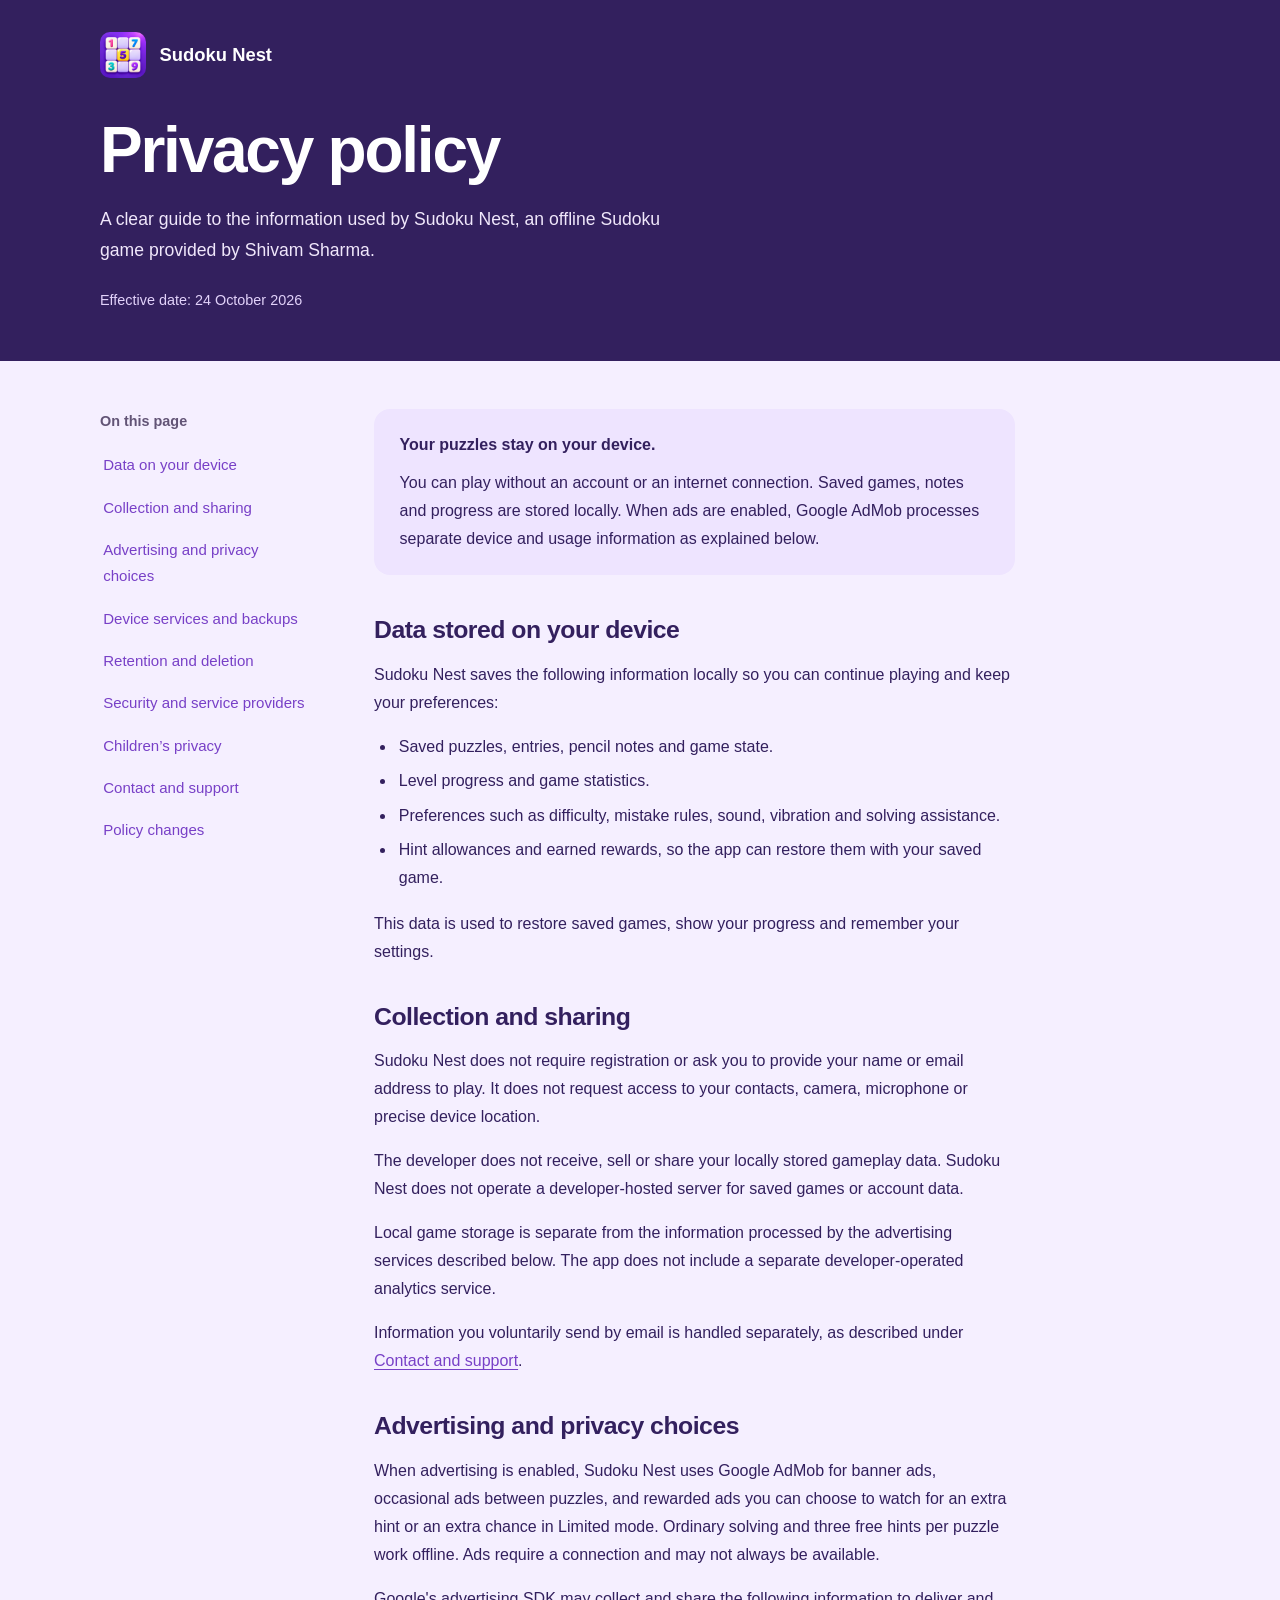
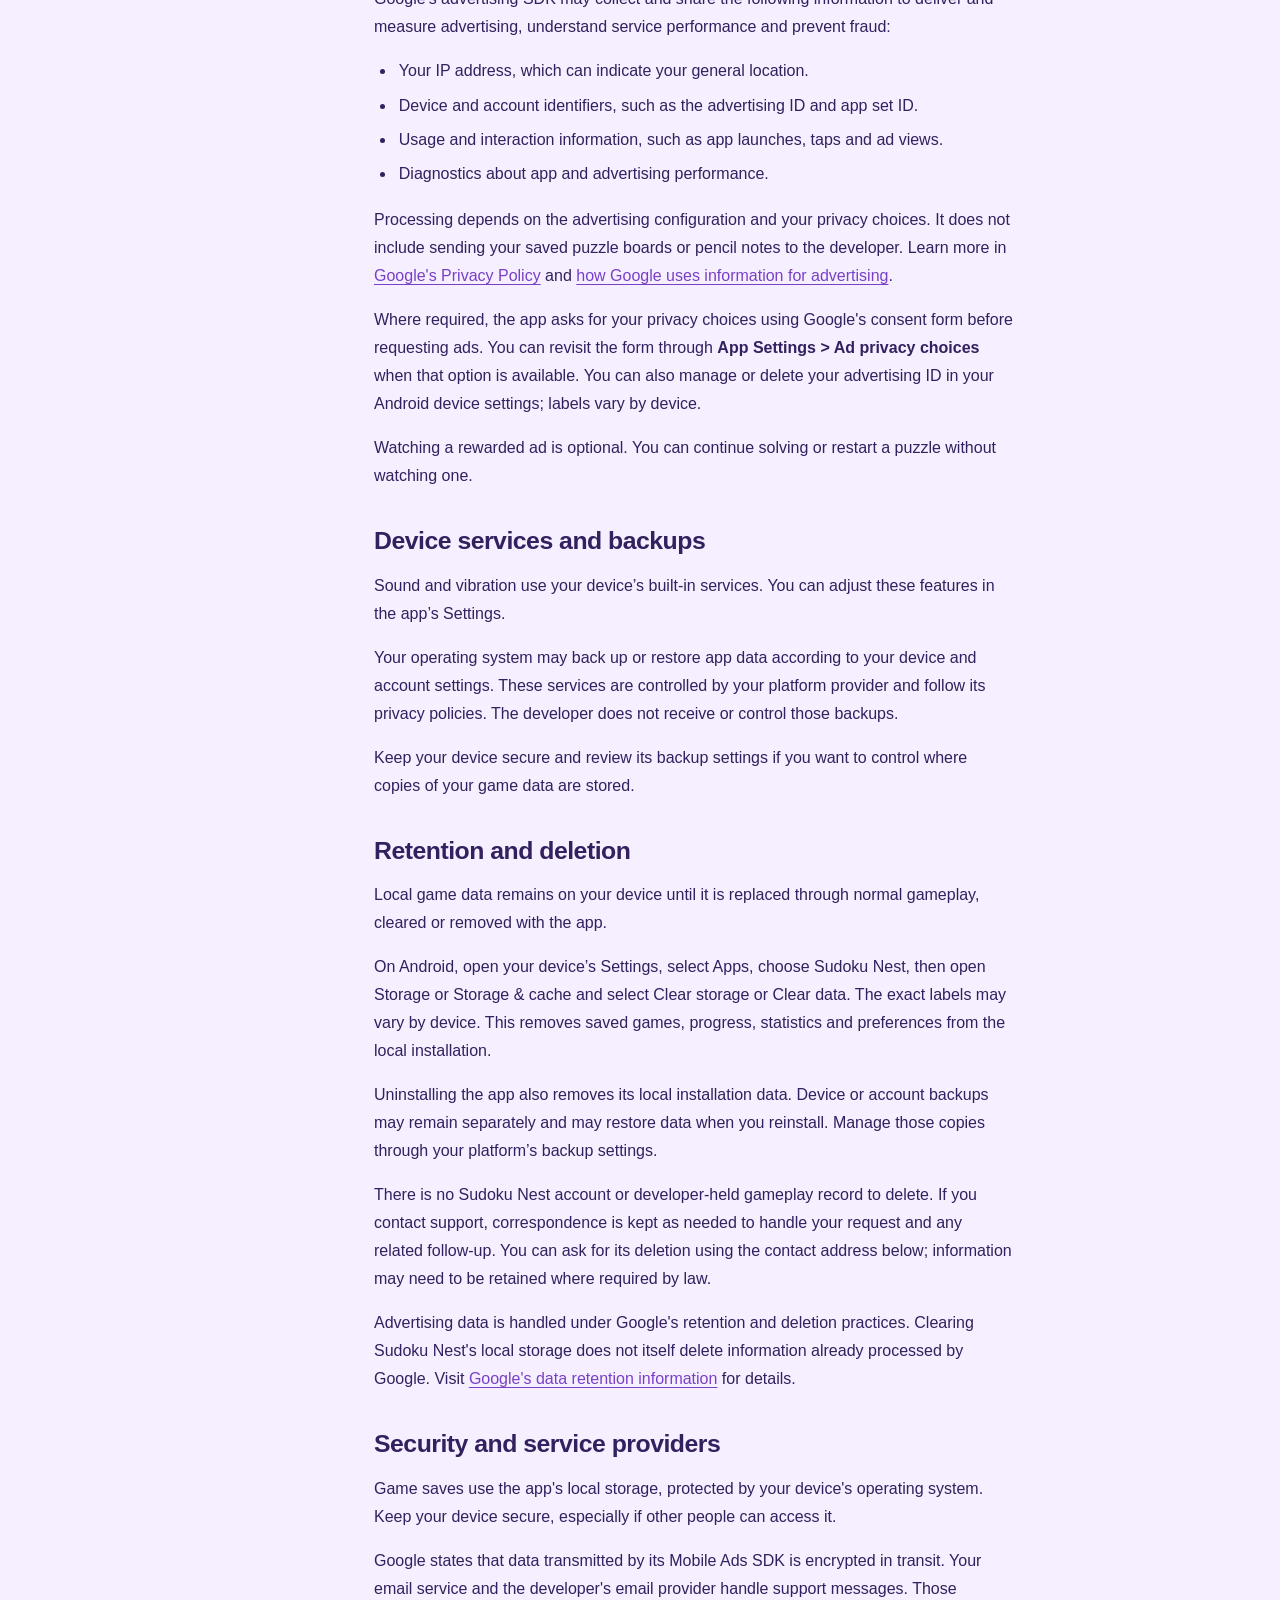
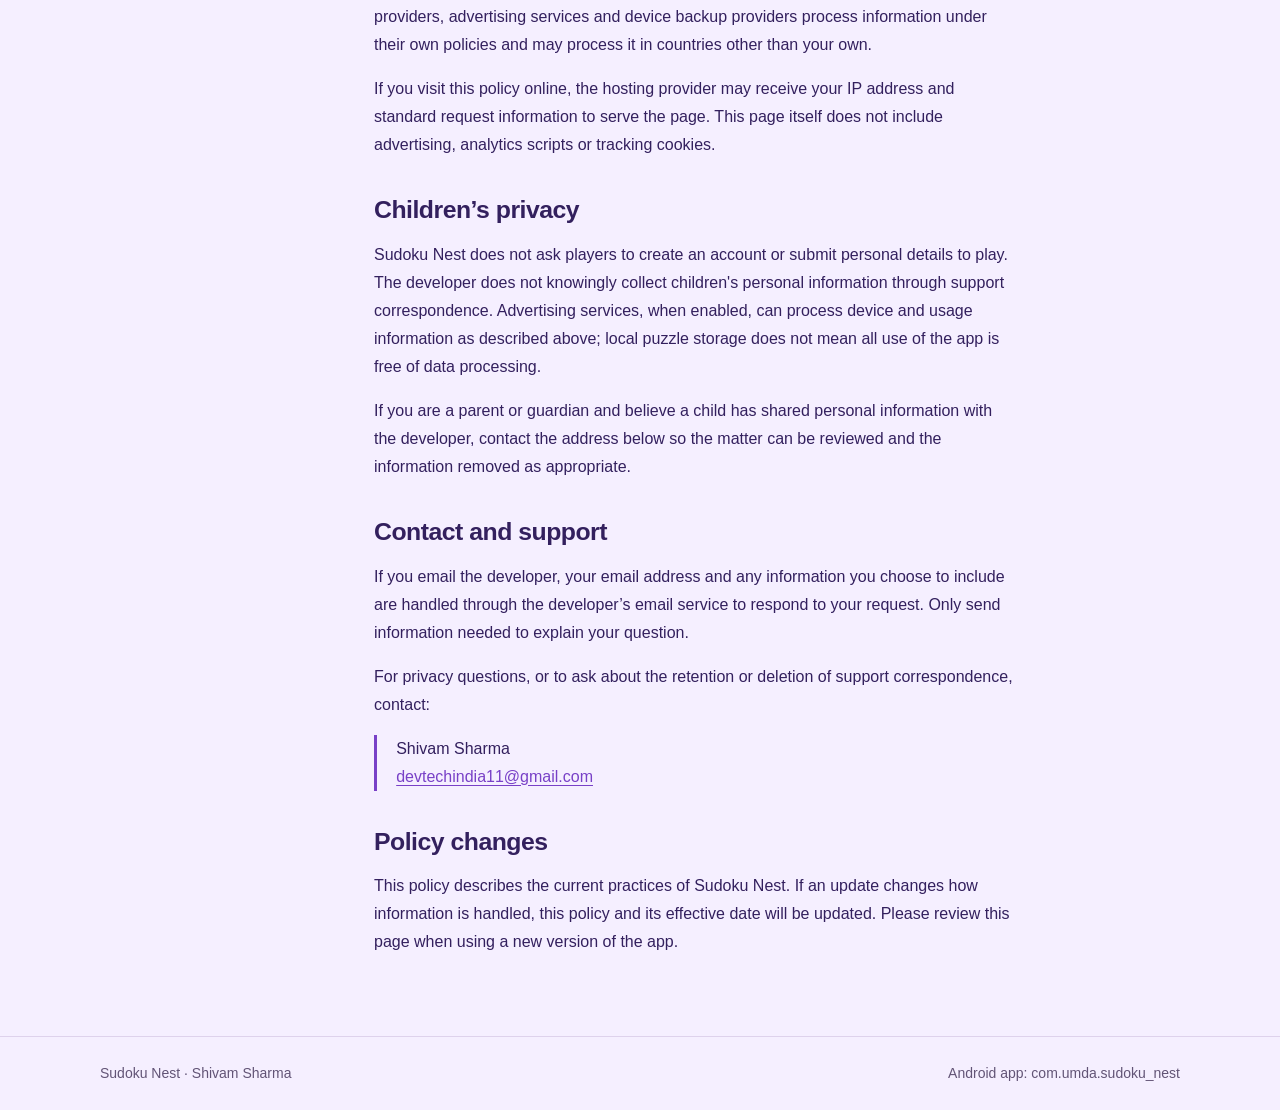
<file: sudoku-privacy-policy.html>
<!doctype html>
<html lang="en">
<head>
  <meta charset="utf-8">
  <meta name="viewport" content="width=device-width, initial-scale=1">
  <meta name="description" content="Sudoku Nest privacy policy: saved games, Google AdMob advertising, privacy choices, backups, data deletion and developer contact details.">
  <meta name="theme-color" content="#33205e">
  <title>Privacy policy · Sudoku Nest</title>
  <style>
    :root {
      color-scheme: light;
      --brand: #7840c7;
      --tint: #eee4ff;
      --paper: #f5efff;
      --white: #ffffff;
      --ink: #33205e;
      --muted: #625476;
      --line: #ded2ec;
    }
    * { box-sizing: border-box; }
    html { scroll-padding-top: 1.5rem; }
    body {
      margin: 0;
      background: var(--paper);
      color: var(--ink);
      font-family: -apple-system, BlinkMacSystemFont, "Segoe UI", sans-serif;
      font-size: 1rem;
      line-height: 1.75;
    }
    a { color: var(--brand); text-underline-offset: .2em; overflow-wrap: anywhere; }
    a:hover { text-decoration-thickness: 2px; }
    a:focus-visible { outline: 3px solid var(--brand); outline-offset: 5px; border-radius: 2px; }
    .masthead a:focus-visible { outline-color: var(--white); }
    .skip-link {
      position: absolute;
      top: .5rem;
      left: .5rem;
      transform: translateY(-180%);
      padding: .65rem 1rem;
      background: var(--white);
      z-index: 2;
    }
    .skip-link:focus { transform: none; }
    .masthead { background: var(--ink); color: var(--white); }
    .masthead-inner, .layout, .footer-inner { width: min(1080px, calc(100% - 3rem)); margin-inline: auto; }
    .masthead-inner { padding-block: 2rem 3rem; }
    .brand { display: flex; align-items: center; gap: .85rem; font-size: 1.15rem; font-weight: 600; }
    .brand img { width: 46px; height: 46px; border-radius: 10px; }
    h1, h2 { font-weight: 750; line-height: 1.2; }
    h1 { margin: 2.1rem 0 1rem; font-size: clamp(2.6rem, 6vw, 4rem); letter-spacing: -.035em; }
    .intro { max-width: 60ch; margin: 0; color: #f0e7fb; font-size: 1.1rem; }
    .date { margin: 1.35rem 0 0; color: #e2d2fa; font-size: .9rem; }
    .layout { display: grid; grid-template-columns: 210px minmax(0, 1fr); gap: 4rem; padding-block: 3rem 4rem; }
    .contents { align-self: start; position: sticky; top: 2rem; }
    .contents p { margin: 0 0 .8rem; color: var(--muted); font-size: .9rem; font-weight: 600; }
    .contents ul { list-style: none; padding: 0; margin: 0; }
    .contents li { margin-bottom: .3rem; }
    .contents a { display: inline-block; padding-block: .35rem; font-size: .94rem; text-decoration: none; }
    .contents a:hover { text-decoration: underline; }
    main { min-width: 0; max-width: 72ch; }
    .summary { background: var(--tint); border-radius: 16px; padding: 1.4rem 1.6rem; margin-bottom: 2.5rem; }
    .summary p { margin: 0; }
    .summary p + p { margin-top: .6rem; }
    section { margin-top: 2.25rem; }
    h2 { font-size: 1.55rem; margin: 0 0 1rem; letter-spacing: -.02em; }
    p { margin: 0 0 1rem; }
    ul { padding-left: 1.35rem; margin: .8rem 0 1.1rem; }
    li { padding-left: .2rem; margin-bottom: .4rem; }
    .contact { border-left: 3px solid var(--brand); padding-left: 1.2rem; margin-top: 1rem; }
    .contact address { font-style: normal; }
    .contact a { overflow-wrap: anywhere; }
    footer { border-top: 1px solid var(--line); color: var(--muted); font-size: .875rem; }
    .footer-inner { padding-block: 1.5rem; display: flex; flex-wrap: wrap; gap: .4rem 1.5rem; justify-content: space-between; }
    footer p { margin: 0; overflow-wrap: anywhere; }
    @media (max-width: 760px) {
      .layout { grid-template-columns: 1fr; gap: 2rem; padding-top: 2rem; }
      .contents { position: static; border-bottom: 1px solid var(--line); padding-bottom: 1.25rem; }
      .contents ul { display: flex; flex-wrap: wrap; gap: .2rem 1.2rem; }
      .contents li { margin: 0; }
    }
    @media (max-width: 420px) {
      .masthead-inner, .layout, .footer-inner { width: calc(100% - 2rem); }
      .masthead-inner { padding-block: 1.5rem 2rem; }
      .summary { padding: 1.2rem; }
       h2 { font-size: 1.4rem; }
    }
    @media print {
      body { background: white; color: black; font-size: 11pt; }
      .masthead { background: white; color: black; }
      .intro, .date { color: black; }
      .masthead-inner { padding-block: 0 1rem; }
      h1 { font-size: 30pt; margin-top: 1rem; }
      .layout { display: block; padding-block: 1rem; }
      .contents, .skip-link { display: none; }
      main { max-width: none; }
      .summary { padding: 0; background: white; }
      section { break-inside: avoid; }
      a { color: black; }
    }
  </style>
</head>
<body>
  <a class="skip-link" href="#policy">Skip to privacy policy</a>
  <header class="masthead">
    <div class="masthead-inner">
      <div class="brand">
        <img src="[data-uri]" alt="" width="46" height="46">
        <span>Sudoku Nest</span>
      </div>
      <h1>Privacy policy</h1>
      <p class="intro">A clear guide to the information used by Sudoku Nest, an offline Sudoku game provided by Shivam Sharma.</p>
      <p class="date">Effective date: <time datetime="2026-10-24">24 October 2026</time></p>
    </div>
  </header>
  <div class="layout">
    <nav class="contents" aria-label="Privacy policy sections">
      <p>On this page</p>
      <ul>
        <li><a href="#local-data">Data on your device</a></li>
        <li><a href="#collection">Collection and sharing</a></li>
        <li><a href="#advertising">Advertising and privacy choices</a></li>
        <li><a href="#device-services">Device services and backups</a></li>
        <li><a href="#deletion">Retention and deletion</a></li>
        <li><a href="#security">Security and service providers</a></li>
        <li><a href="#children">Children’s privacy</a></li>
        <li><a href="#contact">Contact and support</a></li>
        <li><a href="#changes">Policy changes</a></li>
      </ul>
    </nav>
    <main id="policy" tabindex="-1">
      <div class="summary">
        <p><strong>Your puzzles stay on your device.</strong></p>
        <p>You can play without an account or an internet connection. Saved games, notes and progress are stored locally. When ads are enabled, Google AdMob processes separate device and usage information as explained below.</p>
      </div>
      <section id="local-data" aria-labelledby="local-data-title">
        <h2 id="local-data-title">Data stored on your device</h2>
        <p>Sudoku Nest saves the following information locally so you can continue playing and keep your preferences:</p>
        <ul>
          <li>Saved puzzles, entries, pencil notes and game state.</li>
          <li>Level progress and game statistics.</li>
          <li>Preferences such as difficulty, mistake rules, sound, vibration and solving assistance.</li>
          <li>Hint allowances and earned rewards, so the app can restore them with your saved game.</li>
        </ul>
        <p>This data is used to restore saved games, show your progress and remember your settings.</p>
      </section>
      <section id="collection" aria-labelledby="collection-title">
        <h2 id="collection-title">Collection and sharing</h2>
        <p>Sudoku Nest does not require registration or ask you to provide your name or email address to play. It does not request access to your contacts, camera, microphone or precise device location.</p>
        <p>The developer does not receive, sell or share your locally stored gameplay data. Sudoku Nest does not operate a developer-hosted server for saved games or account data.</p>
        <p>Local game storage is separate from the information processed by the advertising services described below. The app does not include a separate developer-operated analytics service.</p>
        <p>Information you voluntarily send by email is handled separately, as described under <a href="#contact">Contact and support</a>.</p>
      </section>
      <section id="advertising" aria-labelledby="advertising-title">
        <h2 id="advertising-title">Advertising and privacy choices</h2>
        <p>When advertising is enabled, Sudoku Nest uses Google AdMob for banner ads, occasional ads between puzzles, and rewarded ads you can choose to watch for an extra hint or an extra chance in Limited mode. Ordinary solving and three free hints per puzzle work offline. Ads require a connection and may not always be available.</p>
        <p>Google's advertising SDK may collect and share the following information to deliver and measure advertising, understand service performance and prevent fraud:</p>
        <ul>
          <li>Your IP address, which can indicate your general location.</li>
          <li>Device and account identifiers, such as the advertising ID and app set ID.</li>
          <li>Usage and interaction information, such as app launches, taps and ad views.</li>
          <li>Diagnostics about app and advertising performance.</li>
        </ul>
        <p>Processing depends on the advertising configuration and your privacy choices. It does not include sending your saved puzzle boards or pencil notes to the developer. Learn more in <a href="https://policies.google.com/privacy">Google's Privacy Policy</a> and <a href="https://policies.google.com/technologies/ads">how Google uses information for advertising</a>.</p>
        <p>Where required, the app asks for your privacy choices using Google's consent form before requesting ads. You can revisit the form through <strong>App Settings &gt; Ad privacy choices</strong> when that option is available. You can also manage or delete your advertising ID in your Android device settings; labels vary by device.</p>
        <p>Watching a rewarded ad is optional. You can continue solving or restart a puzzle without watching one.</p>
      </section>
      <section id="device-services" aria-labelledby="device-services-title">
        <h2 id="device-services-title">Device services and backups</h2>
        <p>Sound and vibration use your device’s built-in services. You can adjust these features in the app’s Settings.</p>
        <p>Your operating system may back up or restore app data according to your device and account settings. These services are controlled by your platform provider and follow its privacy policies. The developer does not receive or control those backups.</p>
        <p>Keep your device secure and review its backup settings if you want to control where copies of your game data are stored.</p>
      </section>
      <section id="deletion" aria-labelledby="deletion-title">
        <h2 id="deletion-title">Retention and deletion</h2>
        <p>Local game data remains on your device until it is replaced through normal gameplay, cleared or removed with the app.</p>
        <p>On Android, open your device’s Settings, select Apps, choose Sudoku Nest, then open Storage or Storage &amp; cache and select Clear storage or Clear data. The exact labels may vary by device. This removes saved games, progress, statistics and preferences from the local installation.</p>
        <p>Uninstalling the app also removes its local installation data. Device or account backups may remain separately and may restore data when you reinstall. Manage those copies through your platform’s backup settings.</p>
        <p>There is no Sudoku Nest account or developer-held gameplay record to delete. If you contact support, correspondence is kept as needed to handle your request and any related follow-up. You can ask for its deletion using the contact address below; information may need to be retained where required by law.</p>
        <p>Advertising data is handled under Google's retention and deletion practices. Clearing Sudoku Nest's local storage does not itself delete information already processed by Google. Visit <a href="https://policies.google.com/technologies/retention">Google's data retention information</a> for details.</p>
      </section>
      <section id="security" aria-labelledby="security-title">
        <h2 id="security-title">Security and service providers</h2>
        <p>Game saves use the app's local storage, protected by your device's operating system. Keep your device secure, especially if other people can access it.</p>
        <p>Google states that data transmitted by its Mobile Ads SDK is encrypted in transit. Your email service and the developer's email provider handle support messages. Those providers, advertising services and device backup providers process information under their own policies and may process it in countries other than your own.</p>
        <p>If you visit this policy online, the hosting provider may receive your IP address and standard request information to serve the page. This page itself does not include advertising, analytics scripts or tracking cookies.</p>
      </section>
      <section id="children" aria-labelledby="children-title">
        <h2 id="children-title">Children’s privacy</h2>
        <p>Sudoku Nest does not ask players to create an account or submit personal details to play. The developer does not knowingly collect children's personal information through support correspondence. Advertising services, when enabled, can process device and usage information as described above; local puzzle storage does not mean all use of the app is free of data processing.</p>
        <p>If you are a parent or guardian and believe a child has shared personal information with the developer, contact the address below so the matter can be reviewed and the information removed as appropriate.</p>
      </section>
      <section id="contact" aria-labelledby="contact-title">
        <h2 id="contact-title">Contact and support</h2>
        <p>If you email the developer, your email address and any information you choose to include are handled through the developer’s email service to respond to your request. Only send information needed to explain your question.</p>
        <p>For privacy questions, or to ask about the retention or deletion of support correspondence, contact:</p>
        <div class="contact">
          <address>Shivam Sharma<br><a href="mailto:devtechindia11@gmail.com">devtechindia11@gmail.com</a></address>
        </div>
      </section>
      <section id="changes" aria-labelledby="changes-title">
        <h2 id="changes-title">Policy changes</h2>
        <p>This policy describes the current practices of Sudoku Nest. If an update changes how information is handled, this policy and its effective date will be updated. Please review this page when using a new version of the app.</p>
      </section>
    </main>
  </div>
  <footer>
    <div class="footer-inner">
      <p>Sudoku Nest · Shivam Sharma</p>
      <p>Android app: com.umda.sudoku_nest</p>
    </div>
  </footer>
</body>
</html>
</file>
<file: styles.css>
/* =============================================================
   Shivam Sharma — portfolio
   Modern dev-minimal: the page as a well-commented source file.
   JetBrains Mono = structural/machine layer, Inter = prose layer.
   ============================================================= */

:root {
  /* dark is the default theme (also the no-JS fallback) */
  --bg: #0b0e13;
  --bg-soft: #0f131a;
  --surface: #141a22;
  --surface-2: #1a212b;
  --border: #262d39;
  --border-soft: #1d232d;

  --text: #e7ebf2;
  --text-muted: #97a1b1;
  --text-faint: #8b95a2;

  --accent: #58b7f5;        /* interactive: links, buttons, focus */
  --accent-strong: #7cc7f7;
  --accent-contrast: #06121c; /* text on filled accent */
  --comment: #7ea87a;       /* reserved for the // section markers */

  --mono: "JetBrains Mono", ui-monospace, SFMono-Regular, Menlo, Consolas, monospace;
  --sans: "Inter", -apple-system, BlinkMacSystemFont, "Segoe UI", Roboto, Helvetica, Arial, sans-serif;

  --radius: 14px;
  --radius-sm: 10px;
  --maxw: 1080px;
  --pad-x: clamp(1.25rem, 5vw, 2.5rem);
  --shadow: 0 1px 0 rgba(255, 255, 255, 0.02), 0 12px 30px -18px rgba(0, 0, 0, 0.7);
}

:root[data-theme="light"] {
  --bg: #fbfcfd;
  --bg-soft: #f3f5f8;
  --surface: #ffffff;
  --surface-2: #f1f4f8;
  --border: #e2e7ee;
  --border-soft: #eaeef3;

  --text: #1a2029;
  --text-muted: #566171;
  --text-faint: #5f6975;

  --accent: #1774d1;
  --accent-strong: #135fac;
  --accent-contrast: #ffffff;
  --comment: #4f7d4a;

  --shadow: 0 1px 0 rgba(16, 24, 40, 0.02), 0 14px 30px -20px rgba(16, 24, 40, 0.25);
}

/* ---------- base ---------- */

*,
*::before,
*::after { box-sizing: border-box; }

html {
  scroll-behavior: smooth;
  -webkit-text-size-adjust: 100%;
}

body {
  margin: 0;
  background: var(--bg);
  color: var(--text);
  font-family: var(--sans);
  font-size: 1rem;
  line-height: 1.65;
  font-weight: 400;
  -webkit-font-smoothing: antialiased;
  text-rendering: optimizeLegibility;
  overflow-x: hidden;
}

img { max-width: 100%; display: block; }

a { color: var(--accent); text-decoration: none; }

h1, h2, h3 { margin: 0; line-height: 1.1; font-weight: 700; }

ul { margin: 0; padding: 0; list-style: none; }

.container {
  width: 100%;
  max-width: var(--maxw);
  margin-inline: auto;
  padding-inline: var(--pad-x);
}

/* Visible focus for keyboard users only */
:focus-visible {
  outline: 2px solid var(--accent);
  outline-offset: 3px;
  border-radius: 4px;
}

.skip-link {
  position: absolute;
  left: 50%;
  top: 0;
  transform: translate(-50%, -120%);
  z-index: 100;
  background: var(--accent);
  color: var(--accent-contrast);
  font-family: var(--mono);
  font-size: 0.85rem;
  padding: 0.5rem 0.9rem;
  border-radius: 0 0 var(--radius-sm) var(--radius-sm);
  transition: transform 0.18s ease;
}
.skip-link:focus { transform: translate(-50%, 0); }

/* ---------- nav ---------- */

.nav {
  position: sticky;
  top: 0;
  z-index: 40;
  background: color-mix(in srgb, var(--bg) 82%, transparent);
  backdrop-filter: saturate(140%) blur(10px);
  border-bottom: 1px solid var(--border-soft);
}

.nav__inner {
  display: flex;
  align-items: center;
  gap: 1rem;
  min-height: 60px;
}

.wordmark {
  font-family: var(--mono);
  font-weight: 600;
  font-size: 0.95rem;
  color: var(--text);
  letter-spacing: -0.01em;
  white-space: nowrap;
}
.wordmark:hover { color: var(--accent); }

.nav__links {
  display: flex;
  gap: 1.35rem;
  margin-left: auto;
  font-family: var(--mono);
  font-size: 0.85rem;
}
.nav__links a {
  color: var(--text-muted);
  position: relative;
  padding: 0.15rem 0;
}
.nav__links a::after {
  content: "";
  position: absolute;
  left: 0;
  bottom: -2px;
  width: 100%;
  height: 1.5px;
  background: var(--accent);
  transform: scaleX(0);
  transform-origin: left;
  transition: transform 0.2s ease;
}
.nav__links a:hover { color: var(--text); }
.nav__links a:hover::after { transform: scaleX(1); }

.theme-toggle {
  margin-left: 0.25rem;
  display: inline-grid;
  place-items: center;
  width: 38px;
  height: 38px;
  border: 1px solid var(--border);
  border-radius: 50%;
  background: var(--surface);
  color: var(--text-muted);
  cursor: pointer;
  transition: color 0.18s ease, border-color 0.18s ease, background 0.18s ease;
  flex-shrink: 0;
}
.theme-toggle:hover { color: var(--accent); border-color: var(--accent); }
.nav__links + .theme-toggle { margin-left: 1rem; }
html:not(.js) .theme-toggle { display: none; }

.theme-toggle__icon { grid-area: 1 / 1; }
:root[data-theme="light"] .theme-toggle__icon--sun { display: none; }
:root[data-theme="dark"] .theme-toggle__icon--moon,
:root:not([data-theme="light"]) .theme-toggle__icon--moon { display: none; }

/* ---------- hero ---------- */

.hero {
  padding-top: clamp(2.75rem, 7vw, 5rem);
  padding-bottom: clamp(2.5rem, 6vw, 4.5rem);
  border-bottom: 1px solid var(--border-soft);
}

.hero__inner {
  display: grid;
  grid-template-columns: minmax(0, 1.35fr) minmax(0, 0.9fr);
  gap: clamp(2rem, 5vw, 4rem);
  align-items: center;
}
.hero__text { min-width: 0; }

.hero__eyebrow {
  font-family: var(--mono);
  color: var(--comment);
  font-size: 0.9rem;
  margin: 0 0 1rem;
  letter-spacing: 0.01em;
}

.hero__name {
  font-size: clamp(2.6rem, 6.5vw, 4.25rem);
  font-weight: 700;
  letter-spacing: -0.035em;
  line-height: 1.02;
  margin: 0;
}

.hero__tagline {
  color: var(--text-muted);
  font-size: clamp(1.02rem, 1.6vw, 1.18rem);
  max-width: 34ch;
  margin: 1.15rem 0 0;
}

.hero__actions {
  display: flex;
  flex-wrap: wrap;
  gap: 0.85rem;
  margin-top: 1.9rem;
}

.btn {
  font-family: var(--mono);
  font-size: 0.9rem;
  font-weight: 600;
  padding: 0.72rem 1.25rem;
  border-radius: var(--radius-sm);
  border: 1px solid transparent;
  transition: transform 0.15s ease, background 0.18s ease, border-color 0.18s ease, color 0.18s ease;
  display: inline-flex;
  align-items: center;
  gap: 0.4rem;
  line-height: 1;
}
.btn:hover { transform: translateY(-2px); }
.btn--primary {
  background: var(--accent);
  color: var(--accent-contrast);
}
.btn--primary:hover { background: var(--accent-strong); }
.btn--ghost {
  border-color: var(--border);
  color: var(--text);
  background: var(--surface);
}
.btn--ghost:hover { border-color: var(--accent); color: var(--accent); }

.social-row {
  display: flex;
  gap: 0.35rem;
  margin-top: 2rem;
  flex-wrap: wrap;
}
.social-row a {
  display: inline-grid;
  place-items: center;
  width: 40px;
  height: 40px;
  border-radius: var(--radius-sm);
  color: var(--text-muted);
  transition: color 0.18s ease, background 0.18s ease, transform 0.15s ease;
}
.social-row a:hover {
  color: var(--accent);
  background: var(--surface);
  transform: translateY(-2px);
}

.hero__portrait {
  justify-self: center;
  width: min(320px, 78vw);
  aspect-ratio: 1;
  border-radius: 22px;
  padding: 4px;
  background: linear-gradient(150deg, color-mix(in srgb, var(--accent) 55%, transparent), transparent 60%), var(--border);
  box-shadow: var(--shadow);
}
.hero__portrait img {
  width: 100%;
  height: 100%;
  object-fit: cover;
  border-radius: 18px;
}

/* ---------- section shell ---------- */

.section { padding-block: clamp(3.5rem, 8vw, 6rem); }
.section:nth-of-type(even) { background: var(--bg-soft); }

.section__heading {
  font-family: var(--mono);
  font-weight: 600;
  font-size: clamp(1.15rem, 2.4vw, 1.5rem);
  color: var(--text);
  letter-spacing: -0.01em;
  display: flex;
  align-items: center;
  gap: 0.6rem;
  margin-bottom: clamp(1.75rem, 4vw, 2.75rem);
}
.section__heading .comment { color: var(--comment); }
.section__heading::after {
  content: "";
  flex: 1;
  height: 1px;
  background: var(--border);
}

/* ---------- about ---------- */

.about {
  display: grid;
  grid-template-columns: minmax(0, 1.1fr) minmax(0, 1fr);
  gap: clamp(1.75rem, 5vw, 3.5rem);
  align-items: start;
}
.about__skills { min-width: 0; }
.about__bio {
  font-size: clamp(1.1rem, 2vw, 1.35rem);
  line-height: 1.6;
  color: var(--text);
  margin: 0;
  max-width: 46ch;
}

.skills__label {
  font-family: var(--mono);
  color: var(--comment);
  font-size: 0.82rem;
  margin: 0 0 0.85rem;
}
.skills {
  display: grid;
  grid-template-columns: repeat(auto-fill, minmax(120px, 1fr));
  gap: 0.6rem;
}
.skills li {
  font-family: var(--mono);
  font-size: 0.85rem;
  color: var(--text-muted);
  background: var(--surface);
  border: 1px solid var(--border);
  border-radius: var(--radius-sm);
  padding: 0.55rem 0.75rem;
  transition: color 0.18s ease, border-color 0.18s ease;
}
.skills li:hover { color: var(--text); border-color: var(--accent); }

/* ---------- work / project cards ---------- */

.projects {
  display: grid;
  grid-template-columns: repeat(auto-fill, minmax(min(100%, 300px), 1fr));
  gap: 1.1rem;
}
.card {
  display: flex;
  flex-direction: column;
  gap: 0.7rem;
  background: var(--surface);
  border: 1px solid var(--border);
  border-radius: var(--radius);
  padding: 1.4rem;
  transition: transform 0.18s ease, border-color 0.18s ease, box-shadow 0.18s ease;
}
.card:hover {
  transform: translateY(-3px);
  border-color: color-mix(in srgb, var(--accent) 55%, var(--border));
  box-shadow: var(--shadow);
}
.card__icon {
  width: 56px;
  height: 56px;
  border-radius: 13px;
  overflow: hidden;
  background: var(--surface-2);
  border: 1px solid var(--border-soft);
  flex-shrink: 0;
}
.card__icon img { width: 100%; height: 100%; object-fit: cover; }
.card__icon--mono {
  display: grid;
  place-items: center;
  border: none;
  background: linear-gradient(135deg, var(--accent), #7b6ef6);
}
.card__icon--mono span {
  font-family: var(--mono);
  font-weight: 600;
  font-size: 1.7rem;
  color: #fff;
}
.card__title {
  font-size: 1.08rem;
  font-weight: 700;
  letter-spacing: -0.01em;
  margin-top: 0.15rem;
}
.card__desc {
  color: var(--text-muted);
  font-size: 0.95rem;
  margin: 0;
  flex: 1;
}
.card__link {
  font-family: var(--mono);
  font-size: 0.82rem;
  color: var(--accent);
  margin-top: 0.35rem;
  display: inline-flex;
  align-items: center;
  gap: 0.35rem;
  align-self: flex-start;
}
.card__link:hover { color: var(--accent-strong); text-decoration: underline; text-underline-offset: 3px; }

/* ---------- blog ---------- */

.posts { border-top: 1px solid var(--border); }
.post { border-bottom: 1px solid var(--border); }
.post__link {
  display: flex;
  align-items: baseline;
  justify-content: space-between;
  gap: 1rem;
  padding: 1.1rem 0.4rem;
  color: var(--text);
  transition: padding-left 0.18s ease, color 0.18s ease;
}
.post__link:hover { padding-left: 0.9rem; color: var(--accent); }
.post__title { font-size: 1.05rem; font-weight: 500; }
.post__date {
  font-family: var(--mono);
  font-size: 0.8rem;
  color: var(--text-faint);
  white-space: nowrap;
  flex-shrink: 0;
}

/* ---------- footer / contact ---------- */

.footer {
  padding-block: clamp(3.5rem, 8vw, 6rem) clamp(2rem, 5vw, 3rem);
  border-top: 1px solid var(--border-soft);
  background: var(--bg-soft);
}
.footer__lead {
  color: var(--text-muted);
  max-width: 44ch;
  margin: 0 0 1.5rem;
}
.footer__links {
  display: flex;
  flex-wrap: wrap;
  gap: 0.6rem 1.5rem;
  font-family: var(--mono);
  font-size: 0.9rem;
}
.footer__links a { color: var(--text-muted); }
.footer__links a:hover { color: var(--accent); text-decoration: underline; text-underline-offset: 3px; }
.footer__meta {
  display: flex;
  flex-wrap: wrap;
  justify-content: space-between;
  gap: 0.5rem 1.5rem;
  margin-top: 2.75rem;
  padding-top: 1.5rem;
  border-top: 1px solid var(--border);
  font-family: var(--mono);
  font-size: 0.8rem;
  color: var(--text-faint);
}

/* ---------- progressive scroll reveal (JS only) ---------- */

.js .reveal {
  opacity: 0;
  transform: translateY(18px);
  transition: opacity 0.6s ease, transform 0.6s ease;
}
.js .reveal.is-visible {
  opacity: 1;
  transform: none;
}

/* ---------- responsive ---------- */

@media (max-width: 860px) {
  .hero__inner { grid-template-columns: minmax(0, 1fr); }
  .hero__portrait { grid-row: 1; justify-self: start; }
  .about { grid-template-columns: minmax(0, 1fr); }
}

@media (max-width: 600px) {
  .nav__links { display: none; }
  .nav__links + .theme-toggle { margin-left: auto; }
  .post__link { flex-direction: column; gap: 0.25rem; }
  .post__date { order: -1; }
}

@media (prefers-reduced-motion: reduce) {
  html { scroll-behavior: auto; }
  .js .reveal { opacity: 1; transform: none; transition: none; }
  .btn:hover, .card:hover, .social-row a:hover { transform: none; }
  * { transition-duration: 0.001ms !important; }
}
</file>
